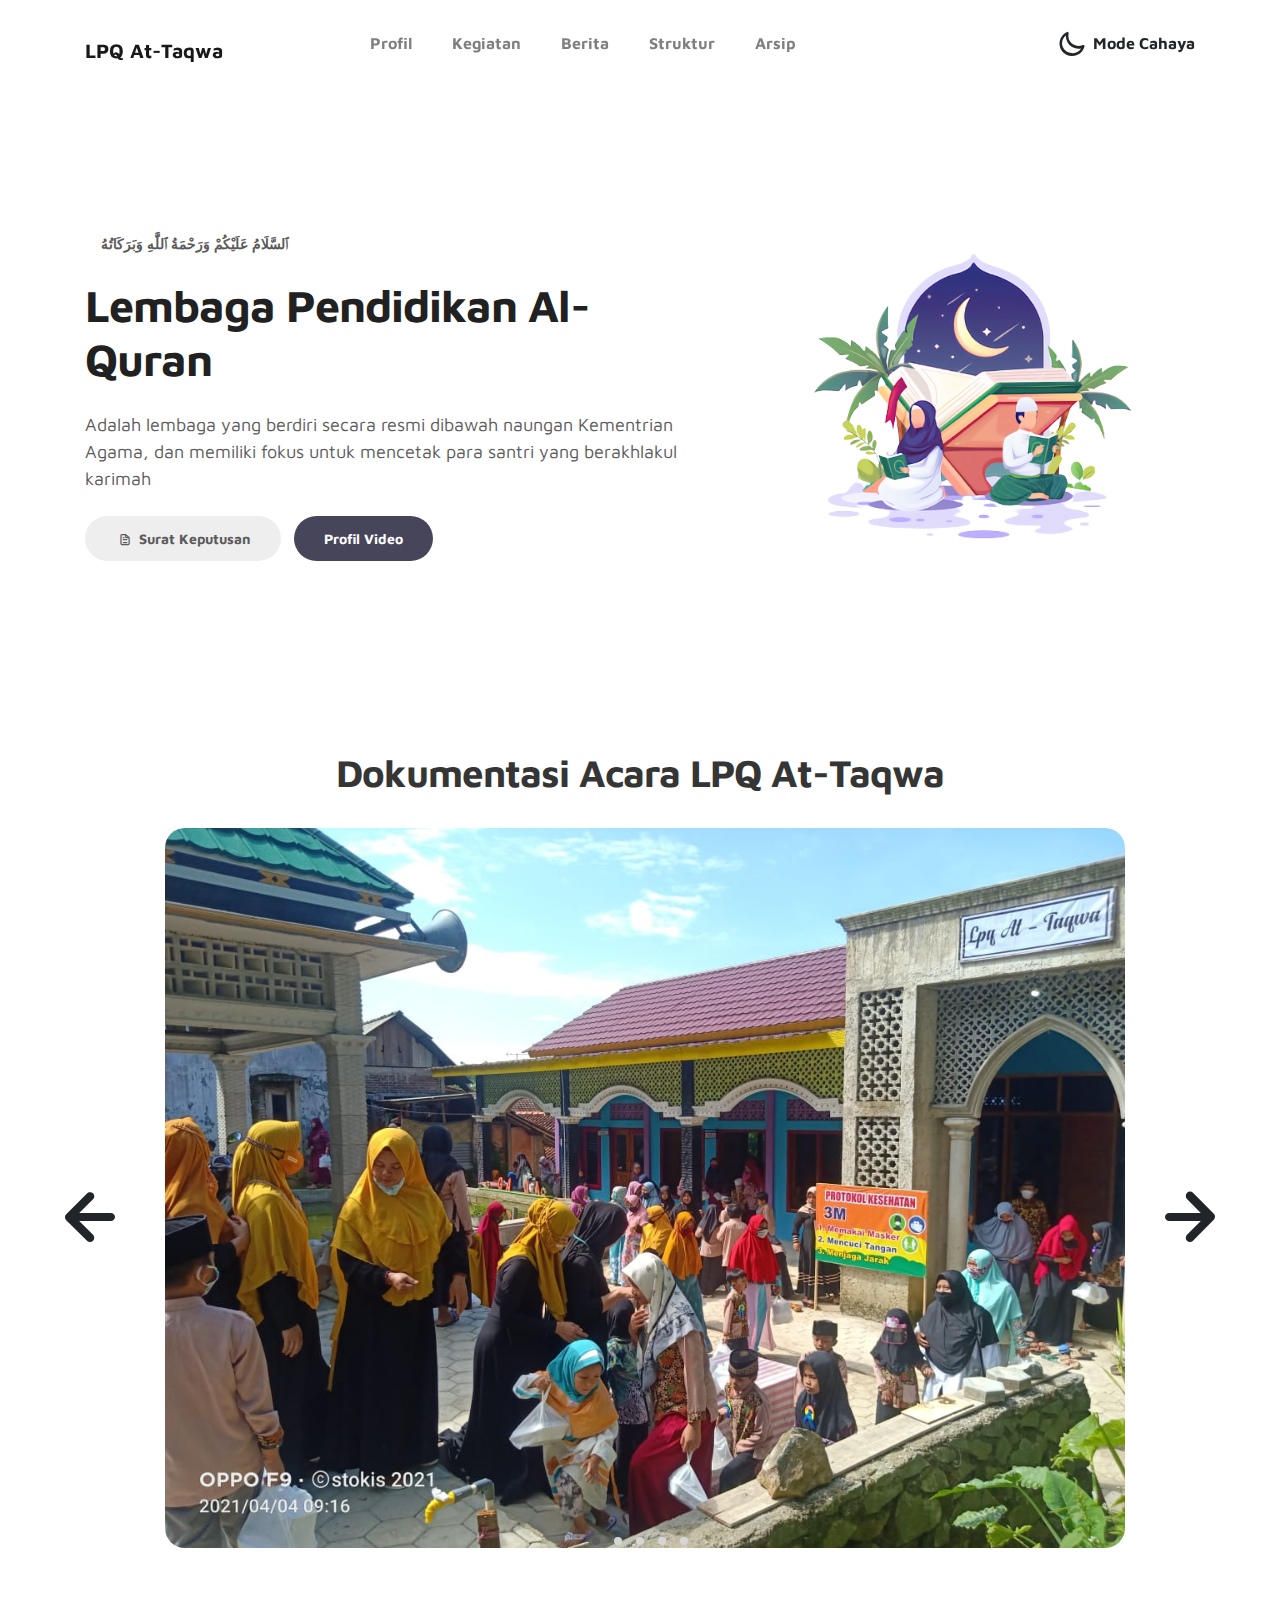
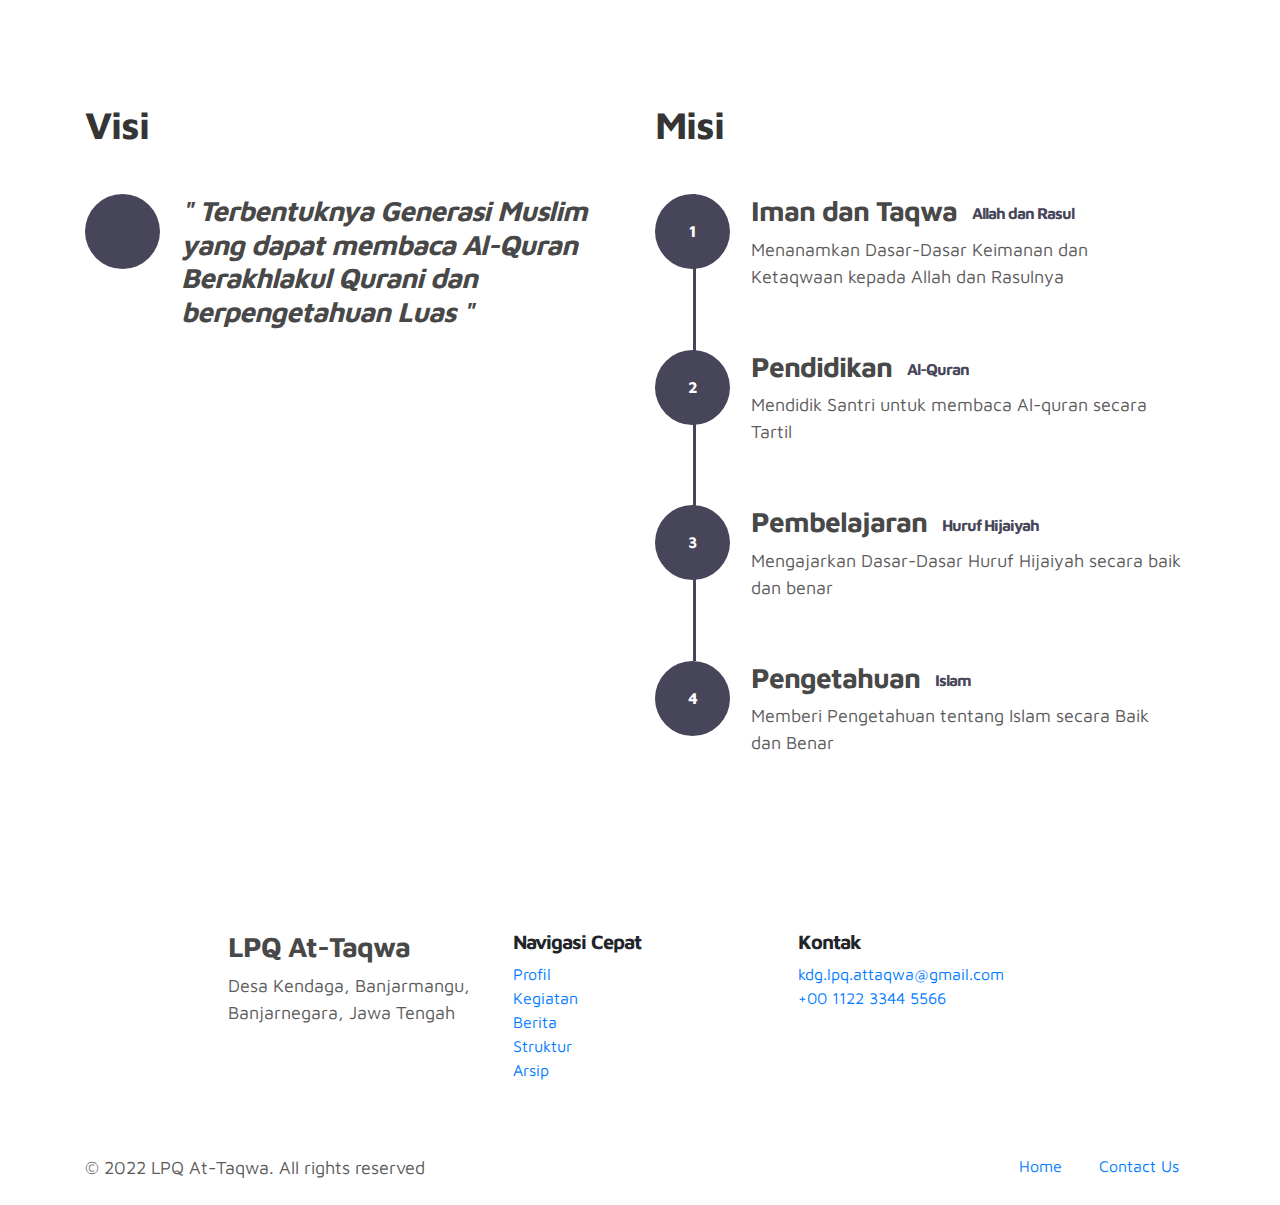
<file: index.html>
<!doctype html>
<html lang="en">
  <head>
    <meta charset="utf-8">
    <meta name="viewport" content="width=device-width, initial-scale=1, shrink-to-fit=no">
    <meta name="description" content="">
    <meta name="author" content="">

    <title>LPQ At-Taqwa</title>

    <link rel="stylesheet" href="css/bootstrap.min.css">
    <link rel="stylesheet" href="css/unicons.css">
    <link rel="stylesheet" href="css/owl.carousel.min.css">
    <link rel="stylesheet" href="css/owl.theme.default.min.css">

    <!-- MAIN STYLE -->
    <link rel="stylesheet" href="css/tooplate-style.css">
    
<!--


-->
  </head>
  <body>

    <!-- MENU -->
    <nav class="navbar navbar-expand-sm navbar-light">
        <div class="container">
            <a class="navbar-brand" href="index.html"><i class='uil uil-windows'></i> LPQ At-Taqwa</a>

            <button class="navbar-toggler" type="button" data-toggle="collapse" data-target="#navbarNav" aria-controls="navbarNav" aria-expanded="false"
                aria-label="Toggle navigation">
                <span class="navbar-toggler-icon"></span>
                <span class="navbar-toggler-icon"></span>
                <span class="navbar-toggler-icon"></span>
            </button>

            <div class="collapse navbar-collapse" id="navbarNav">
                <ul class="navbar-nav mx-auto">
                    <li class="nav-item">
                        <a href="index.html" class="nav-link"><span data-hover="Profil">Profil</span></a>
                    </li>
                    <li class="nav-item">
                        <a href="kegiatan.html" class="nav-link"><span data-hover="Kegiatan">Kegiatan</span></a>
                    </li>
                    <li class="nav-item">
                        <a href="berita.html" class="nav-link"><span data-hover="Berita">Berita</span></a>
                    </li>
                    <li class="nav-item">
                        <a href="struktur.html" class="nav-link"><span data-hover="Struktur">Struktur</span></a>
                    </li>
                    <li class="nav-item">
                      <a href="arsip.html" class="nav-link"><span data-hover="Arsip">Arsip</span></a>
                  </li>
                </ul>

                <ul class="navbar-nav ml-lg-auto">
                    <div class="ml-lg-4">
                      <div class="color-mode d-lg-flex justify-content-center align-items-center">
                        <i class="color-mode-icon"></i>
                        Mode Cahaya
                      </div>
                    </div>
                </ul>
            </div>
        </div>
    </nav>

    <!-- ABOUT -->
    <section class="about full-screen d-lg-flex justify-content-center align-items-center" id="about">
        <div class="container">
            <div class="row">
                
                <div class="col-lg-7 col-md-12 col-12 d-flex align-items-center">
                    <div class="about-text">
                        <small class="small-text"> <span class="mobile-block">ٱلسَّلَامُ عَلَيْكُمْ وَرَحْمَةُ ٱللَّٰهِ وَبَرَكَاتُهُ</span></small>
                        <h1 class="animated animated-text">
                            <span class="mr-2">Lembaga Pendidikan Al-Quran</span>
                                <div class="animated-info">
                                    <span class="animated-item">At-Taqwa</span>
                                    <span class="animated-item">تقوى‎</span>
                                    <span class="animated-item">At-Taqwa</span>
                                    <span class="animated-item">تقوى‎</span>
                                   
                                   
                                 
                                </div>
                        </h1>

                        <p>Adalah lembaga yang berdiri secara resmi dibawah naungan Kementrian Agama, dan memiliki fokus untuk mencetak para santri yang berakhlakul karimah</p>
                        
                        <div class="custom-btn-group mt-4">
                          <a href="https://drive.google.com/file/d/1jvQ6YcfL3m0Ns8FOrNpx11lUtDINOKQV/view?usp=sharing" class="btn mr-lg-2 custom-btn"><i class='uil uil-file-alt'></i> Surat Keputusan</a>
                          <a href="https://youtu.be/Bhgc7wGscQc" class="btn custom-btn custom-btn-bg custom-btn-link">Profil Video</a>
                        </div>
                    </div>
                </div>

                <div class="col-lg-5 col-md-12 col-12">
                    <div class="about-image svg">
                        <img src="images/undraw/kas.png" class="img-fluid" >
                    </div>
                </div>

            </div>
        </div>
    </section>

    <!-- PROJECTS -->
    <section class="project py-5" id="project">
        <div class="container">
                
                <div class="row">
                  <div class="col-lg-14 text-center mx-auto col-12">

                      <div class="col-lg-8 mx-auto">
                        <h2>Dokumentasi Acara LPQ At-Taqwa</h2>
                      </div>
                      <br>

                      <div class="owl-carousel owl-theme">
                        <div class="item">
                          <div class="project-info">
                            <img src="images/project/1.jpeg" style="width:60em; height:auto; border-radius: 20px; margin-left: 80px ;" >
                          </div>
                        </div>

                        <div class="item">
                          <div class="project-info">
                            <img src="images/project/2.jpeg" style="width:60em; height:auto; border-radius: 20px; margin-left: 80px ;">
                          </div>
                        </div>

                        <div class="item">
                          <div class="project-info">
                            <img src="images/project/4.jpeg" style="width:60em; height:auto; border-radius: 20px; margin-left: 80px ;">
                          </div>
                        </div>

                        <div class="item">
                          <div class="project-info">
                            <img src="images/project/5.jpeg" style="width:60em; height:auto; border-radius: 20px; margin-left: 80px ;">
                          </div>
                        </div>

                        <div class="item">
                          <div class="project-info">
                            <img src="images/project/3.jpeg" style="width:60em; height:auto; border-radius: 20px; margin-left: 80px ;">
                          </div>
                        </div>
                        
                      </div>

                  </div>
                </div>
        </div>
    </section>

    <!-- FEATURES -->
    <section class="resume py-5 d-lg-flex justify-content-center align-items-center" id="resume">
        <div class="container">
            <div class="row">

                <div class="col-lg-6 col-12">
                  <h2 class="mb-4">Visi</h2>

                    <div class="timeline">
                        <div class="timeline-wrapper">
                             <div class="timeline-yr">
                                  <span>
                                    <!-- pan kapan -->
                                    <!-- <img src="images/icons/icon1.png" class="img-fluid" alt="project image"> -->
                                  </span>
                             </div>
                             <div class="timeline-info">
                                  <h3><span> <em>" Terbentuknya Generasi Muslim yang dapat membaca Al-Quran
                                    Berakhlakul Qurani dan berpengetahuan Luas "</em> </span></h3>
                                  
                             </div>
                        </div>

                        
                        
                       

                        <!-- Div Stop sampe disini -->

                    </div>
                </div>

                <div class="col-lg-6 col-12">
                  <h2 class="mb-4 mobile-mt-2">Misi</h2>

                    <div class="timeline">
                        <div class="timeline-wrapper">
                             <div class="timeline-yr">
                                  <span>1</span>
                             </div>
                             <div class="timeline-info">
                                  <h3><span>Iman dan Taqwa</span><small>Allah dan Rasul</small></h3>
                                  <p>Menanamkan Dasar-Dasar Keimanan dan Ketaqwaan kepada Allah dan Rasulnya</p>
                             </div>
                        </div>

                        <div class="timeline-wrapper">
                            <div class="timeline-yr">
                                <span>2</span>
                            </div>
                            <div class="timeline-info">
                                <h3><span>Pendidikan</span><small>Al-Quran</small></h3>
                                <p>Mendidik Santri untuk membaca Al-quran secara Tartil</p>
                            </div>
                        </div>
                        
                        <div class="timeline-wrapper">
                            <div class="timeline-yr">
                                <span>3</span>
                            </div>
                            <div class="timeline-info">
                                <h3><span>Pembelajaran</span><small>Huruf Hijaiyah</small></h3>
                                <p>Mengajarkan Dasar-Dasar Huruf Hijaiyah secara baik dan benar</p>
                            </div>
                        </div>

                        <div class="timeline-wrapper">
                          <div class="timeline-yr">
                              <span>4</span>
                          </div>
                          <div class="timeline-info">
                              <h3><span>Pengetahuan</span><small>Islam</small></h3>
                              <p>Memberi Pengetahuan tentang Islam secara Baik dan Benar</p>
                          </div>
                      </div>

                    </div>
                </div>
                
            </div>
        </div>
    </section>

    <br><br><br>

    <!-- FOOTER -->

    <footer class="page-footer">
      <div class="container">
        <div class="row justify-content-center mb-5">
          <div class="col-lg-3 py-3">
            <h3>LPQ At-Taqwa</h3>
            <p>Desa Kendaga, Banjarmangu, Banjarnegara, Jawa Tengah</p>
  
           
          </div>
          <div class="col-lg-3 py-3">
            <h5>Navigasi Cepat</h5>
            <ul class="footer-menu">
              <li><a href="index.html">Profil</a></li>
              <li><a href="kegiatan.html">Kegiatan</a></li>
              <li><a href="berita.html">Berita</a></li>
              <li><a href="struktur.html">Struktur</a></li>
              <li><a href="arsip.html">Arsip</a></li>
            </ul>
          </div>
          
          <div class="col-lg-3 py-3">
            <h5>Kontak</h5>
            <ul class="footer-menu">
              <li><a href="mailto:kdg.lpq.attaqwa@gmail.com">kdg.lpq.attaqwa@gmail.com</a></li>
              <li><a href="#">+00 1122 3344 5566</a></li>
            </ul>
          
            
          </div>
        </div>
  
        <div class="row">
          <div class="col-sm-6 py-2">
            <p id="copyright">&copy; 2022 LPQ At-Taqwa. All rights reserved</p>
          </div>
          <div class="col-sm-6 py-2 text-right">
            <div class="d-inline-block px-3">
              <a href="#">Home</a>
            </div>
            <div class="d-inline-block px-3">
              <a href="#">Contact Us</a>
            </div>
          </div>
        </div>
      </div> <!-- .container -->
    </footer> <!-- .page-footer -->

    <script src="js/jquery-3.3.1.min.js"></script>
    <script src="js/popper.min.js"></script>
    <script src="js/bootstrap.min.js"></script>
    <script src="js/Headroom.js"></script>
    <script src="js/jQuery.headroom.js"></script>
    <script src="js/owl.carousel.min.js"></script>
    <script src="js/smoothscroll.js"></script>
    <script src="js/custom.js"></script>

  </body>
</html>
</file>
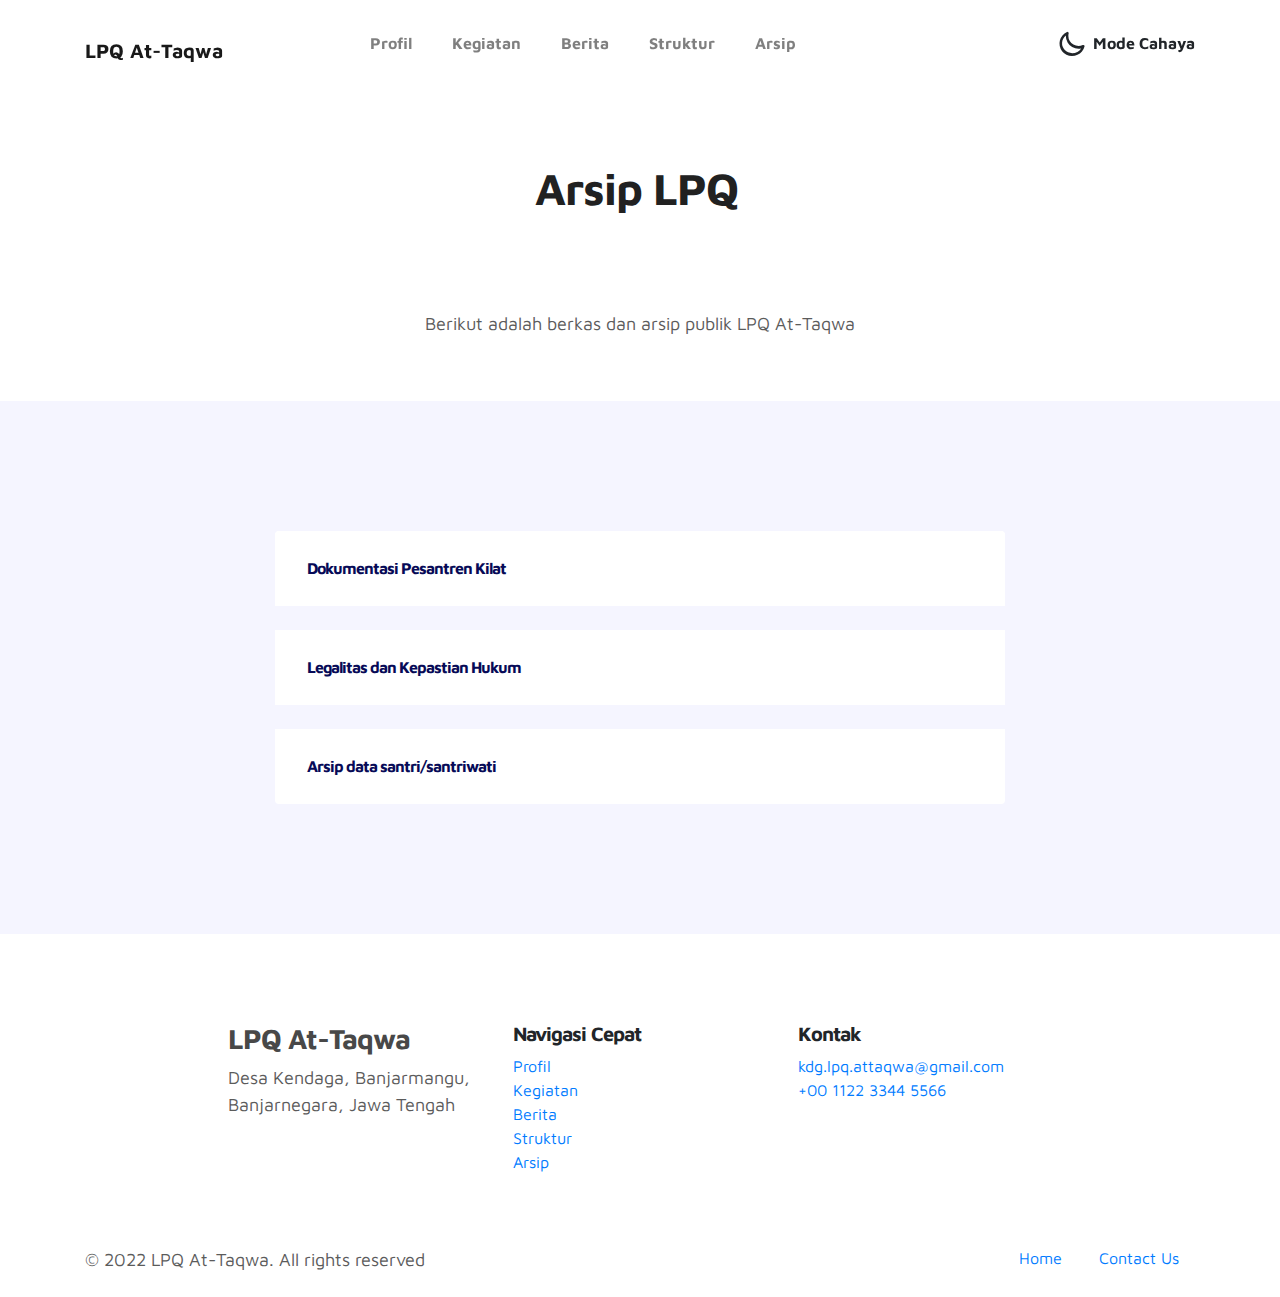
<file: arsip.html>
<!doctype html>
<html lang="en">
  <head>
    <meta charset="utf-8">
    <meta name="viewport" content="width=device-width, initial-scale=1, shrink-to-fit=no">
    <meta name="description" content="">
    <meta name="author" content="">

    <title>LPQ At-Taqwa</title>

    <link rel="stylesheet" href="css/bootstrap.min.css">
    <link rel="stylesheet" href="css/unicons.css">
    <link rel="stylesheet" href="css/owl.carousel.min.css">
    <link rel="stylesheet" href="css/owl.theme.default.min.css">

    <!-- MAIN STYLE -->
    <link rel="stylesheet" href="css/tooplate-style.css">
    
<!--


-->
  </head>
  <body>

    <!-- MENU -->
    <nav class="navbar navbar-expand-sm navbar-light">
        <div class="container">
            <a class="navbar-brand" href="index.html"><i class='uil uil-windows'></i> LPQ At-Taqwa</a>

            <button class="navbar-toggler" type="button" data-toggle="collapse" data-target="#navbarNav" aria-controls="navbarNav" aria-expanded="false"
                aria-label="Toggle navigation">
                <span class="navbar-toggler-icon"></span>
                <span class="navbar-toggler-icon"></span>
                <span class="navbar-toggler-icon"></span>
            </button>

            <div class="collapse navbar-collapse" id="navbarNav">
                <ul class="navbar-nav mx-auto">
                    <li class="nav-item">
                        <a href="index.html" class="nav-link"><span data-hover="Profil">Profil</span></a>
                    </li>
                    <li class="nav-item">
                        <a href="kegiatan.html" class="nav-link"><span data-hover="Kegiatan">Kegiatan</span></a>
                    </li>
                    <li class="nav-item">
                        <a href="berita.html" class="nav-link"><span data-hover="Berita">Berita</span></a>
                    </li>
                    <li class="nav-item">
                        <a href="struktur.html" class="nav-link"><span data-hover="Struktur">Struktur</span></a>
                    </li>
                    <li class="nav-item">
                      <a href="arsip.html" class="nav-link"><span data-hover="Arsip">Arsip</span></a>
                  </li>
                </ul>

                <ul class="navbar-nav ml-lg-auto">
                    <div class="ml-lg-4">
                      <div class="color-mode d-lg-flex justify-content-center align-items-center">
                        <i class="color-mode-icon"></i>
                        Mode Cahaya
                      </div>
                    </div>
                </ul>
            </div>
        </div>
    </nav>

    <br><br>
    <!-- ABOUT -->
 <div class="row justify-content-center">
   <div class="col-12 col-sm-8 col-lg-6">
       <!-- Section Heading-->
       <div class="section_heading text-center wow fadeInUp" data-wow-delay="0.2s" style="visibility: visible; animation-delay: 0.2s; animation-name: fadeInUp;">
         <div class="about-text ">
           <h1 class="animated animated-text">
             <span class="mr-2">Arsip LPQ</span><p></p>
                   <div class="animated-info"><span class="animated-item">At-Taqwa</span>
                     <span class="animated-item">At-Taqwa</span>
                     <span class="animated-item">At-Taqwa</span>
                     <span class="animated-item">At-Taqwa</span>
                     <span class="animated-item">At-Taqwa</span>
                     <span class="animated-item">At-Taqwa</span> 
                   </div>
           </h1>
         </div>
           <p>Berikut adalah berkas dan arsip publik LPQ At-Taqwa</p>
           <div class="line"></div>
       </div>
   </div>
</div>
<br><br>
    <!-- PROJECTS -->
      
<div class="faq_area section_padding_130" id="faq">
  <div class="container">
      <div class="row justify-content-center">
          <!-- FAQ Area-->
          <div class="col-12 col-sm-10 col-lg-8">
              <div class="accordion faq-accordian" id="faqAccordion">
                  <div class="card border-0 wow fadeInUp" data-wow-delay="0.2s" style="visibility: visible; animation-delay: 0.2s; animation-name: fadeInUp;">
                      <div class="card-header" id="headingOne">
                          <h6 class="mb-0 collapsed" data-toggle="collapse" data-target="#collapseOne" aria-expanded="true" aria-controls="collapseOne">Dokumentasi Pesantren Kilat<span class="lni-chevron-up"></span></h6>
                      </div>
                      <div class="collapse" id="collapseOne" aria-labelledby="headingOne" data-parent="#faqAccordion">
                          <div class="card-body">
                              <p>Sedang dalam Maintenance</p>
                              </div>
                      </div>
                  </div>
                  <div class="card border-0 wow fadeInUp" data-wow-delay="0.3s" style="visibility: visible; animation-delay: 0.3s; animation-name: fadeInUp;">
                      <div class="card-header" id="headingTwo">
                          <h6 class="mb-0 collapsed" data-toggle="collapse" data-target="#collapseTwo" aria-expanded="true" aria-controls="collapseTwo">Legalitas dan Kepastian Hukum<span class="lni-chevron-up"></span></h6>
                      </div>
                      <div class="collapse" id="collapseTwo" aria-labelledby="headingTwo" data-parent="#faqAccordion">
                          <div class="card-body">
                            <p>Sedang dalam Maintenance</p>     
                          </div>
                      </div>
                  </div>
                  <div class="card border-0 wow fadeInUp" data-wow-delay="0.4s" style="visibility: visible; animation-delay: 0.4s; animation-name: fadeInUp;">
                      <div class="card-header" id="headingThree">
                          <h6 class="mb-0 collapsed" data-toggle="collapse" data-target="#collapseThree" aria-expanded="true" aria-controls="collapseThree">Arsip data santri/santriwati<span class="lni-chevron-up"></span></h6>
                      </div>
                      <div class="collapse" id="collapseThree" aria-labelledby="headingThree" data-parent="#faqAccordion">
                          <div class="card-body">
                            <p>Sedang dalam Maintenance</p>    
                          </div>
                      </div>
                  </div>
              </div>
          </div>
      </div>
  </div>
</div>

    <br><br><br>

    <!-- FOOTER -->

    <footer class="page-footer">
      <div class="container">
        <div class="row justify-content-center mb-5">
          <div class="col-lg-3 py-3">
            <h3>LPQ At-Taqwa</h3>
            <p>Desa Kendaga, Banjarmangu, Banjarnegara, Jawa Tengah</p>
  
           
          </div>
          <div class="col-lg-3 py-3">
            <h5>Navigasi Cepat</h5>
            <ul class="footer-menu">
              <li><a href="index.html">Profil</a></li>
              <li><a href="kegiatan.html">Kegiatan</a></li>
              <li><a href="berita.html">Berita</a></li>
              <li><a href="struktur.html">Struktur</a></li>
              <li><a href="arsip.html">Arsip</a></li>
            </ul>
          </div>
          
          <div class="col-lg-3 py-3">
            <h5>Kontak</h5>
            <ul class="footer-menu">
              <li><a href="mailto:kdg.lpq.attaqwa@gmail.com">kdg.lpq.attaqwa@gmail.com</a></li>
              <li><a href="#">+00 1122 3344 5566</a></li>
            </ul>
          
            
          </div>
        </div>
  
        <div class="row">
          <div class="col-sm-6 py-2">
            <p id="copyright">&copy; 2022 LPQ At-Taqwa. All rights reserved</p>
          </div>
          <div class="col-sm-6 py-2 text-right">
            <div class="d-inline-block px-3">
              <a href="#">Home</a>
            </div>
            <div class="d-inline-block px-3">
              <a href="#">Contact Us</a>
            </div>
          </div>
        </div>
      </div> <!-- .container -->
    </footer> <!-- .page-footer -->

    <script src="js/jquery-3.3.1.min.js"></script>
    <script src="js/popper.min.js"></script>
    <script src="js/bootstrap.min.js"></script>
    <script src="js/Headroom.js"></script>
    <script src="js/jQuery.headroom.js"></script>
    <script src="js/owl.carousel.min.js"></script>
    <script src="js/smoothscroll.js"></script>
    <script src="js/custom.js"></script>

  </body>
</html>
</file>
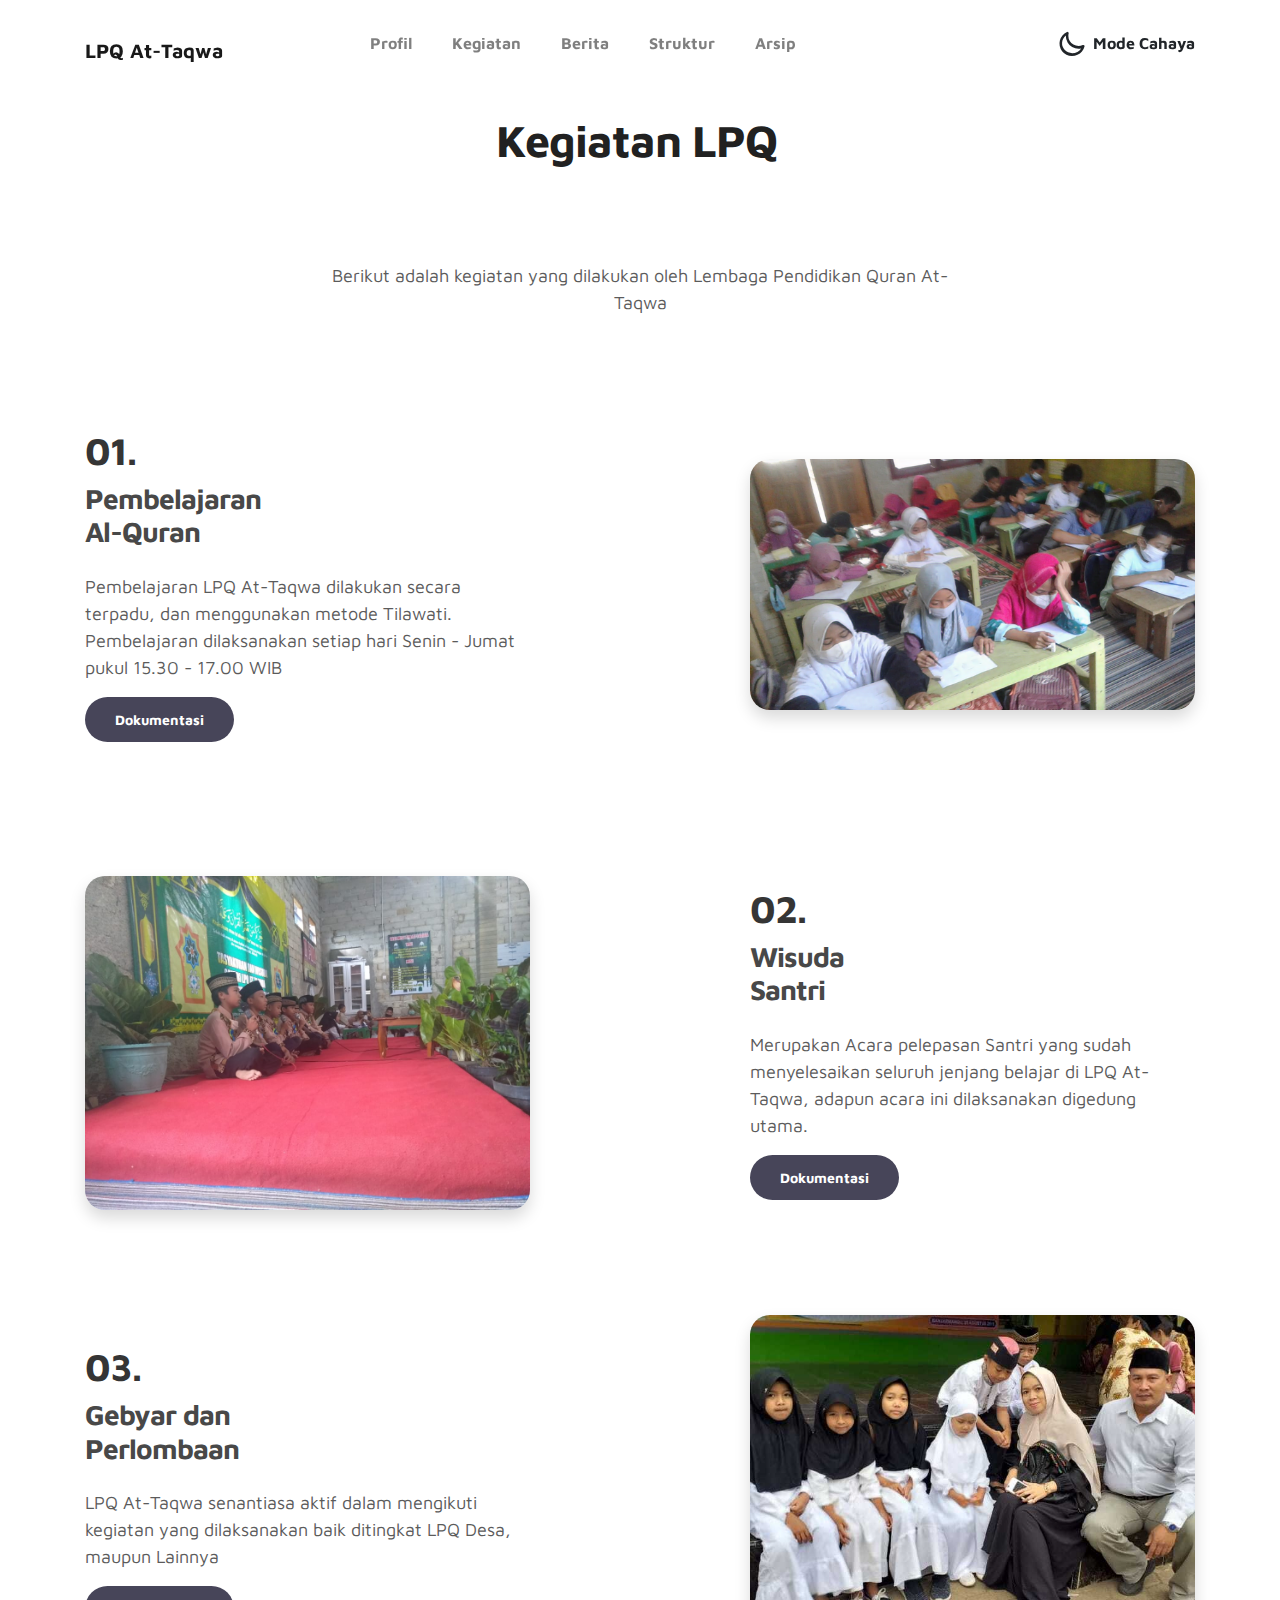
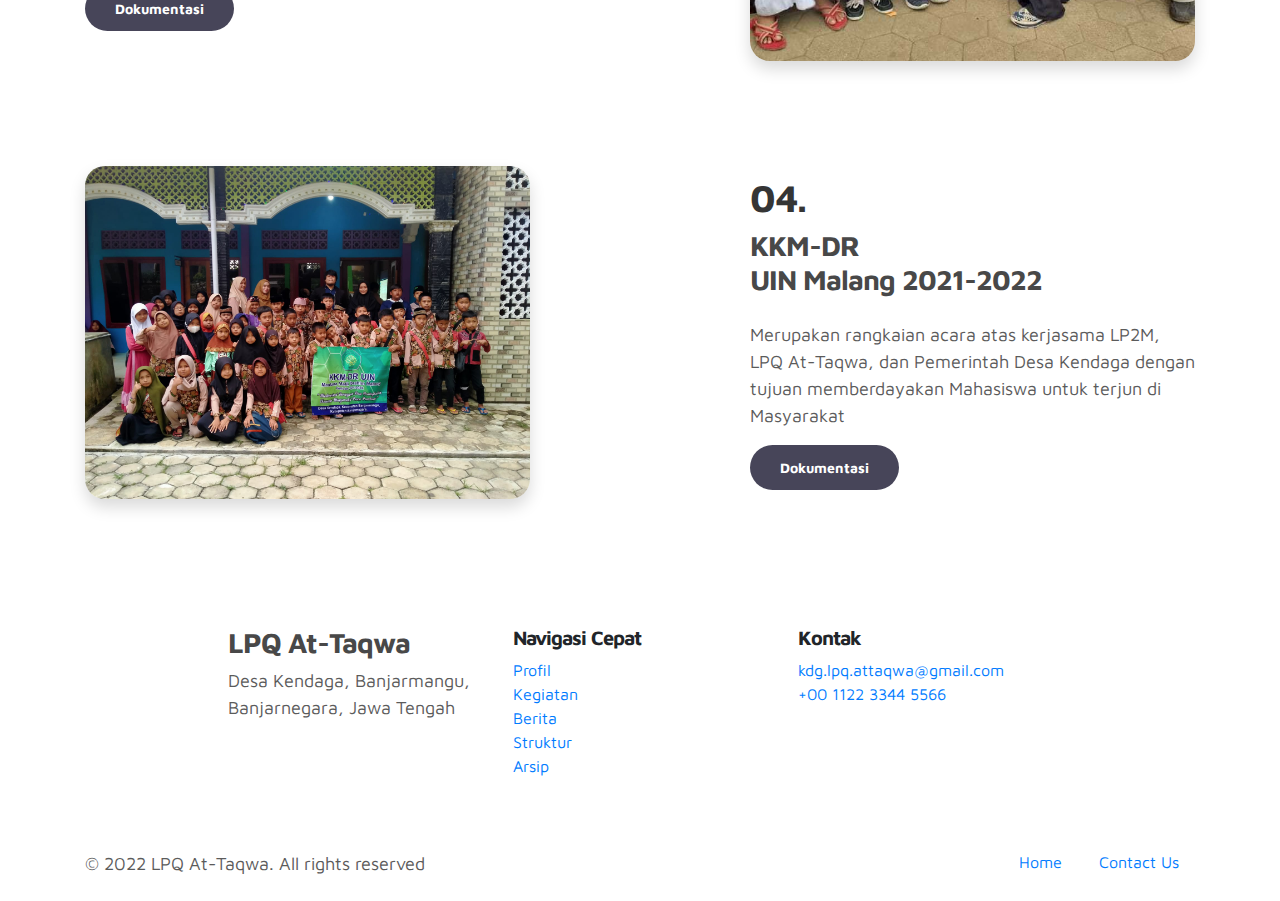
<file: kegiatan.html>
<!doctype html>
<html lang="en">

<head>
  <meta charset="utf-8">
  <meta name="viewport" content="width=device-width, initial-scale=1, shrink-to-fit=no">
  <meta name="description" content="">
  <meta name="author" content="">

  <title>LPQ At-Taqwa</title>

  <link rel="stylesheet" href="css/bootstrap.min.css">
  <link rel="stylesheet" href="css/unicons.css">
  <link rel="stylesheet" href="css/owl.carousel.min.css">
  <link rel="stylesheet" href="css/owl.theme.default.min.css">

  <!-- MAIN STYLE -->
  <link rel="stylesheet" href="css/tooplate-style.css">

  <!--


-->
</head>

<body>

  <!-- MENU -->
  <nav class="navbar navbar-expand-sm navbar-light">
    <div class="container">
      <a class="navbar-brand" href="index.html"><i class='uil uil-windows'></i> LPQ At-Taqwa</a>

      <button class="navbar-toggler" type="button" data-toggle="collapse" data-target="#navbarNav"
        aria-controls="navbarNav" aria-expanded="false" aria-label="Toggle navigation">
        <span class="navbar-toggler-icon"></span>
        <span class="navbar-toggler-icon"></span>
        <span class="navbar-toggler-icon"></span>
      </button>

      <div class="collapse navbar-collapse" id="navbarNav">
        <ul class="navbar-nav mx-auto">
          <li class="nav-item">
            <a href="index.html" class="nav-link"><span data-hover="Profil">Profil</span></a>
          </li>
          <li class="nav-item">
            <a href="kegiatan.html" class="nav-link"><span data-hover="Kegiatan">Kegiatan</span></a>
          </li>
          <li class="nav-item">
            <a href="berita.html" class="nav-link"><span data-hover="Berita">Berita</span></a>
          </li>
          <li class="nav-item">
            <a href="struktur.html" class="nav-link"><span data-hover="Struktur">Struktur</span></a>
          </li>
          <li class="nav-item">
            <a href="arsip.html" class="nav-link"><span data-hover="Arsip">Arsip</span></a>
          </li>
        </ul>

        <ul class="navbar-nav ml-lg-auto">
          <div class="ml-lg-4">
            <div class="color-mode d-lg-flex justify-content-center align-items-center">
              <i class="color-mode-icon"></i>
              Mode Cahaya
            </div>
          </div>
        </ul>
      </div>
    </div>
  </nav>


  <!-- PROJECTS -->
  <div class="row justify-content-center">
    <div class="col-12 col-sm-8 col-lg-6">
      <!-- Section Heading-->
      <div class="section_heading text-center wow fadeInUp" data-wow-delay="0.2s"
        style="visibility: visible; animation-delay: 0.2s; animation-name: fadeInUp;">
        <div class="about-text ">
          <h1 class="animated animated-text">
            <span class="mr-2">Kegiatan LPQ</span>
            <p></p>
            <div class="animated-info"><span class="animated-item">At-Taqwa</span>
              <span class="animated-item">At-Taqwa</span>
              <span class="animated-item">At-Taqwa</span>
              <span class="animated-item">At-Taqwa</span>
              <span class="animated-item">At-Taqwa</span>
              <span class="animated-item">At-Taqwa</span>
            </div>
          </h1>
        </div>
        <p>Berikut adalah kegiatan yang dilakukan oleh Lembaga Pendidikan Quran At-Taqwa</p>
        <div class="line"></div>
      </div>
    </div>
  </div>
  

  <!--Isinya-->

  <section id="gtco-special-dishes" class="bg-grey section-padding">
    <div class="container">
      
      <div class="section-content">
        <div class="row mt-5">
          <div class="col-lg-5 col-md-6 align-self-center py-5">
            <h2 class="special-number">01.</h2>
            <div class="dishes-text">
              <h3><span>Pembelajaran</span><br> Al-Quran</h3>
              <p class="pt-3">Pembelajaran LPQ At-Taqwa dilakukan secara terpadu, dan menggunakan metode Tilawati. Pembelajaran
                dilaksanakan setiap hari Senin - Jumat pukul 15.30 - 17.00 WIB
              </p>
              <a href="https://drive.google.com/drive/folders/1miz1PwkZ5A8x9FcCseNPJT5UgSAvWmu3?usp=sharing" class="btn custom-btn custom-btn-bg custom-btn-link">Dokumentasi</a>
            </div>
          </div>
          <div class="col-lg-5 offset-lg-2 col-md-6 align-self-center mt-4 mt-md-0">
            <img src="images/project/keg1.png" style = "border-radius: 20px;"alt="" class="img-fluid shadow w-100">
          </div>
        </div>
        <div class="row mt-5">
          <div class="col-lg-5 col-md-6 align-self-center order-2 order-md-1 mt-4 mt-md-0">
            <img src="images/project/keg2.jpeg" style = "border-radius: 20px;" alt="" class="img-fluid shadow w-100">
          </div>
          <div class="col-lg-5 offset-lg-2 col-md-6 align-self-center order-1 order-md-2 py-5">
            <h2 class="special-number">02.</h2>
            <div class="dishes-text">
              <h3><span>Wisuda</span><br> Santri</h3>
              <p class="pt-3">Merupakan Acara pelepasan Santri yang sudah menyelesaikan seluruh jenjang 
                belajar di LPQ At-Taqwa, adapun acara ini dilaksanakan digedung utama.
              </p>
              <a href="https://drive.google.com/drive/folders/1S4AVspvThiH2OrLnvG6eJxy6rfYxZ43o?usp=sharing" class="btn custom-btn custom-btn-bg custom-btn-link">Dokumentasi</a>
            </div>
          </div>
        </div>

        <div class="row mt-5">
          <div class="col-lg-5 col-md-6 align-self-center py-5">
            <h2 class="special-number">03.</h2>
            <div class="dishes-text">
              <h3><span>Gebyar dan</span><br> Perlombaan</h3>
              <p class="pt-3">LPQ At-Taqwa senantiasa aktif dalam mengikuti kegiatan yang dilaksanakan baik ditingkat LPQ
                Desa, maupun Lainnya
              </p>
              <a href="https://drive.google.com/drive/folders/1CTgbxQXCATmGyKmnuMVMFVEQ4ztQY2iU?usp=sharing" class="btn custom-btn custom-btn-bg custom-btn-link">Dokumentasi</a>
            </div>
          </div>
          <div class="col-lg-5 offset-lg-2 col-md-6 align-self-center mt-4 mt-md-0">
            <img src="images/project/keg3.jpeg" style = "border-radius: 20px;"alt="" class="img-fluid shadow w-100">
          </div>
        </div>
        <div class="row mt-5">
          <div class="col-lg-5 col-md-6 align-self-center order-2 order-md-1 mt-4 mt-md-0">
            <img src="images/project/2.jpeg" style = "border-radius: 20px;" alt="" class="img-fluid shadow w-100">
          </div>
          <div class="col-lg-5 offset-lg-2 col-md-6 align-self-center order-1 order-md-2 py-5">
            <h2 class="special-number">04.</h2>
            <div class="dishes-text">
              <h3><span>KKM-DR</span><br> UIN Malang 2021-2022</h3>
              <p class="pt-3">Merupakan rangkaian acara atas kerjasama LP2M, LPQ At-Taqwa, dan Pemerintah Desa Kendaga 
                dengan tujuan memberdayakan Mahasiswa untuk terjun di Masyarakat
              </p>
              <a href="https://drive.google.com/drive/folders/1oXcOP5QswYVOkCrXCF487Z1VGx-UyYFX?usp=sharing" class="btn custom-btn custom-btn-bg custom-btn-link">Dokumentasi</a>
            </div>
          </div>
        </div>
       

      </div>
    </div>
  </section>



  <br><br><br>

  <!-- FOOTER -->

  <footer class="page-footer">
    <div class="container">
      <div class="row justify-content-center mb-5">
        <div class="col-lg-3 py-3">
          <h3>LPQ At-Taqwa</h3>
          <p>Desa Kendaga, Banjarmangu, Banjarnegara, Jawa Tengah</p>


        </div>
        <div class="col-lg-3 py-3">
          <h5>Navigasi Cepat</h5>
          <ul class="footer-menu">
            <li><a href="index.html">Profil</a></li>
            <li><a href="kegiatan.html">Kegiatan</a></li>
            <li><a href="berita.html">Berita</a></li>
            <li><a href="struktur.html">Struktur</a></li>
            <li><a href="arsip.html">Arsip</a></li>
          </ul>
        </div>

        <div class="col-lg-3 py-3">
          <h5>Kontak</h5>
          <ul class="footer-menu">
            <li><a href="mailto:kdg.lpq.attaqwa@gmail.com">kdg.lpq.attaqwa@gmail.com</a></li>
            <li><a href="#">+00 1122 3344 5566</a></li>
          </ul>


        </div>
      </div>

      <div class="row">
        <div class="col-sm-6 py-2">
          <p id="copyright">&copy; 2022 LPQ At-Taqwa. All rights reserved</p>
        </div>
        <div class="col-sm-6 py-2 text-right">
          <div class="d-inline-block px-3">
            <a href="#">Home</a>
          </div>
          <div class="d-inline-block px-3">
            <a href="#">Contact Us</a>
          </div>
        </div>
      </div>
    </div> <!-- .container -->
  </footer> <!-- .page-footer -->

  <script src="js/jquery-3.3.1.min.js"></script>
  <script src="js/popper.min.js"></script>
  <script src="js/bootstrap.min.js"></script>
  <script src="js/Headroom.js"></script>
  <script src="js/jQuery.headroom.js"></script>
  <script src="js/owl.carousel.min.js"></script>
  <script src="js/smoothscroll.js"></script>
  <script src="js/custom.js"></script>

</body>

</html>
</file>
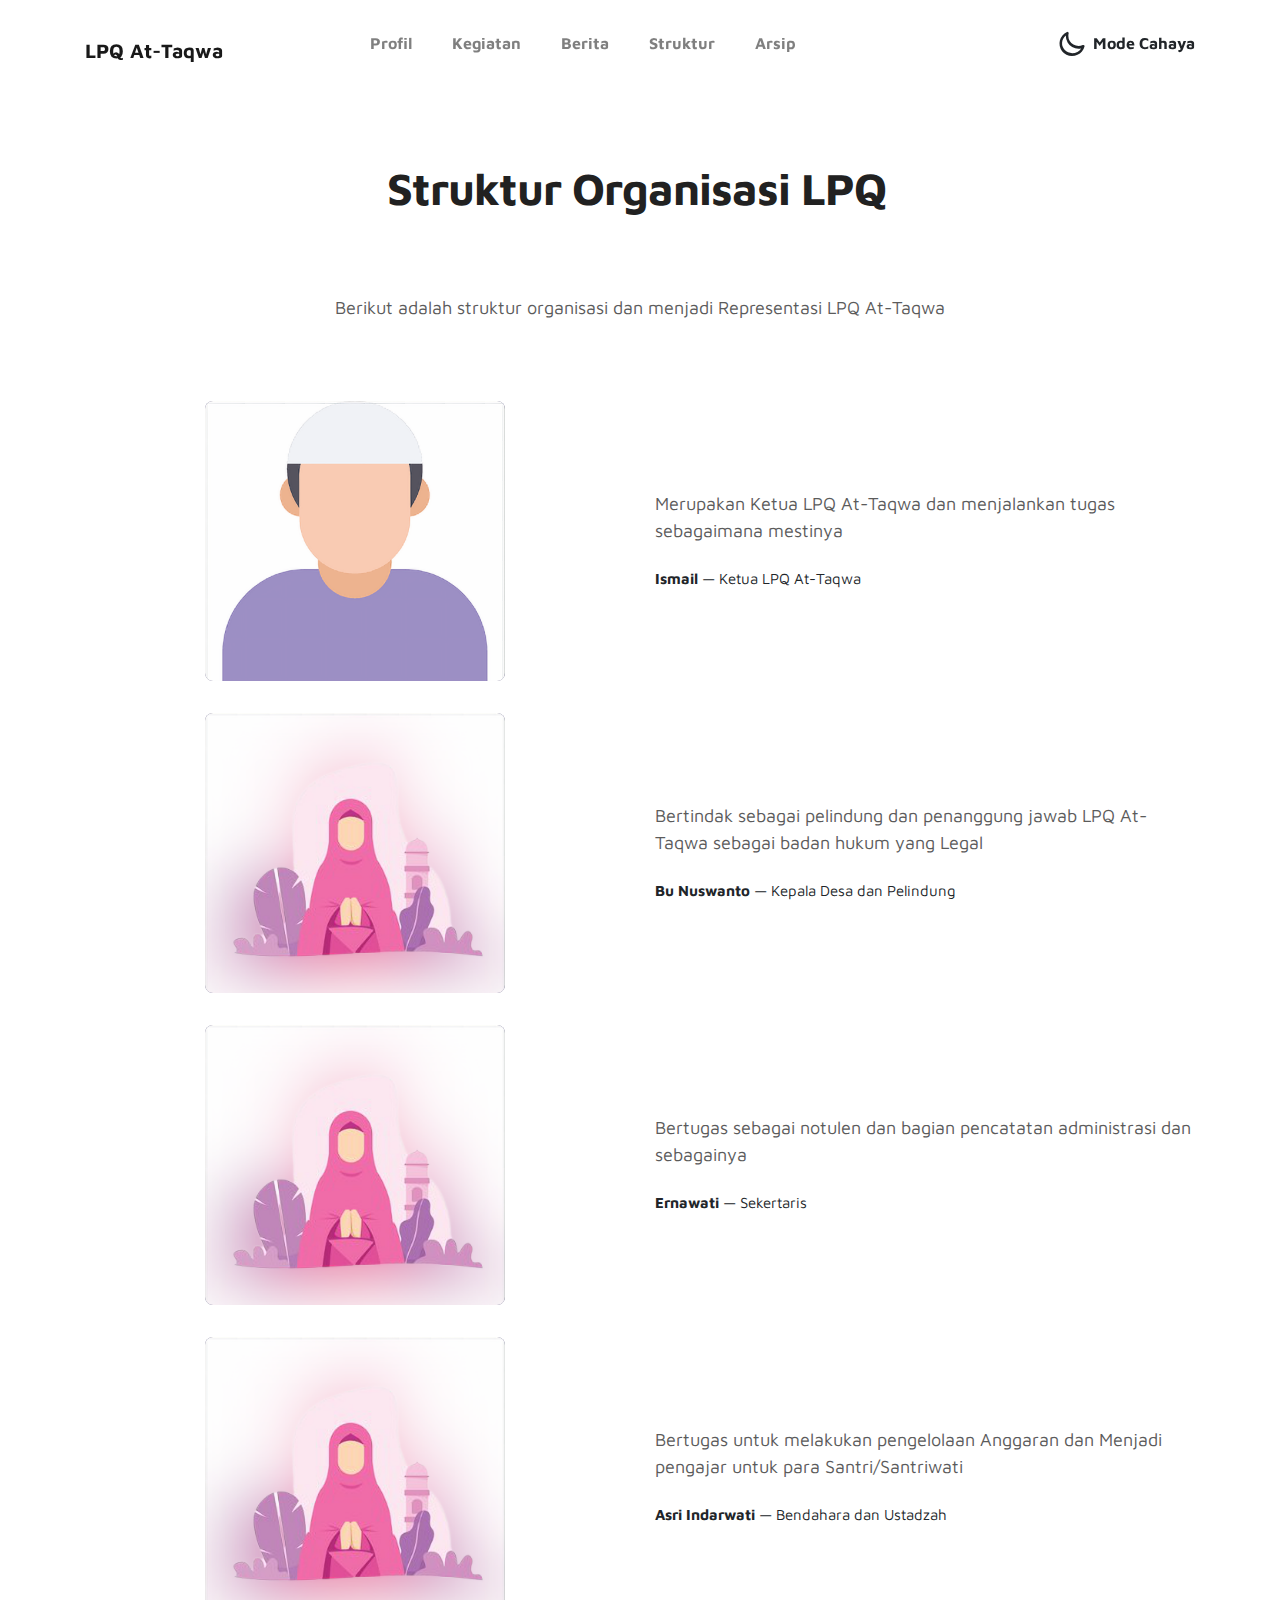
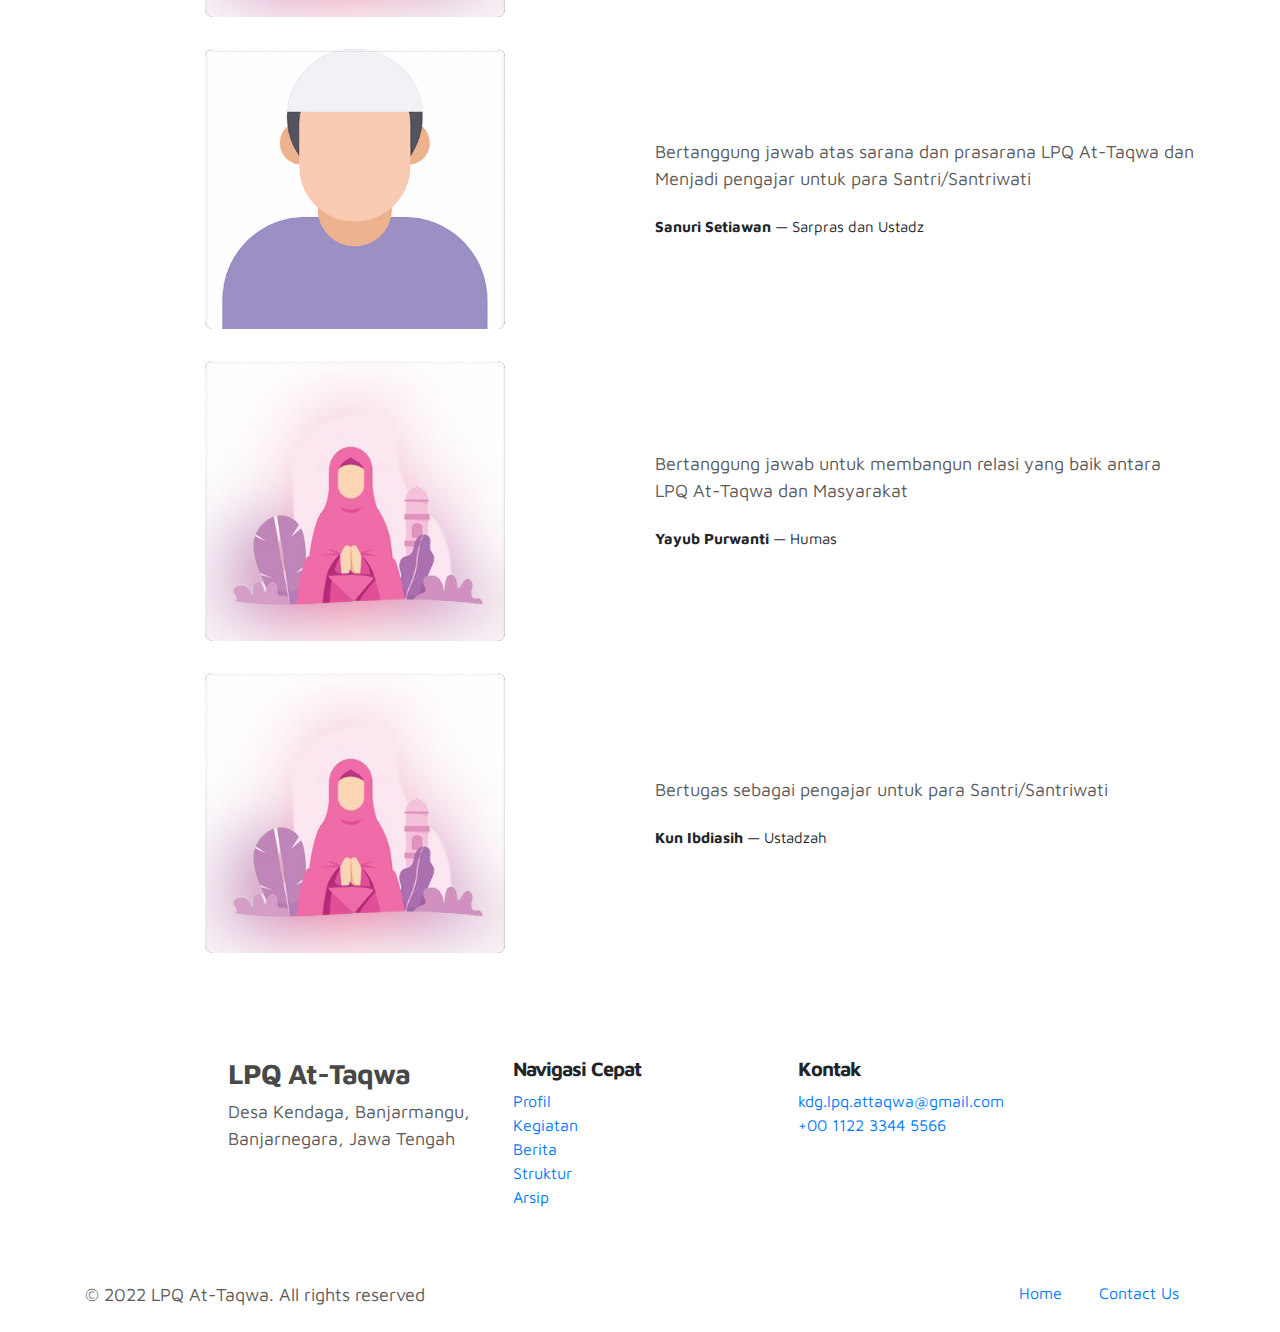
<file: struktur.html>
<!doctype html>
<html lang="en">
  <head>
    <meta charset="utf-8">
    <meta name="viewport" content="width=device-width, initial-scale=1, shrink-to-fit=no">
    <meta name="description" content="">
    <meta name="author" content="">

    <title>LPQ At-Taqwa</title>

    <link rel="stylesheet" href="css/bootstrap.min.css">
    <link rel="stylesheet" href="css/unicons.css">
    <link rel="stylesheet" href="css/owl.carousel.min.css">
    <link rel="stylesheet" href="css/owl.theme.default.min.css">

    <!-- MAIN STYLE -->
    <link rel="stylesheet" href="css/tooplate-style.css">
    
<!--


-->
  </head>
  <body>

    <!-- MENU -->
    <nav class="navbar navbar-expand-sm navbar-light">
        <div class="container">
            <a class="navbar-brand" href="index.html"><i class='uil uil-windows'></i> LPQ At-Taqwa</a>

            <button class="navbar-toggler" type="button" data-toggle="collapse" data-target="#navbarNav" aria-controls="navbarNav" aria-expanded="false"
                aria-label="Toggle navigation">
                <span class="navbar-toggler-icon"></span>
                <span class="navbar-toggler-icon"></span>
                <span class="navbar-toggler-icon"></span>
            </button>

            <div class="collapse navbar-collapse" id="navbarNav">
                <ul class="navbar-nav mx-auto">
                    <li class="nav-item">
                        <a href="index.html" class="nav-link"><span data-hover="Profil">Profil</span></a>
                    </li>
                    <li class="nav-item">
                        <a href="kegiatan.html" class="nav-link"><span data-hover="Kegiatan">Kegiatan</span></a>
                    </li>
                    <li class="nav-item">
                        <a href="berita.html" class="nav-link"><span data-hover="Berita">Berita</span></a>
                    </li>
                    <li class="nav-item">
                        <a href="struktur.html" class="nav-link"><span data-hover="Struktur">Struktur</span></a>
                    </li>
                    <li class="nav-item">
                      <a href="arsip.html" class="nav-link"><span data-hover="Arsip">Arsip</span></a>
                  </li>
                </ul>

                <ul class="navbar-nav ml-lg-auto">
                    <div class="ml-lg-4">
                      <div class="color-mode d-lg-flex justify-content-center align-items-center">
                        <i class="color-mode-icon"></i>
                        Mode Cahaya
                      </div>
                    </div>
                </ul>
            </div>
        </div>
    </nav>
    <br><br>
       <!-- ABOUT -->
    <div class="row justify-content-center">
      <div class="col-12 col-sm-8 col-lg-6">
          <!-- Section Heading-->
          <div class="section_heading text-center wow fadeInUp" data-wow-delay="0.2s" style="visibility: visible; animation-delay: 0.2s; animation-name: fadeInUp;">
            <div class="about-text ">
              <h1 class="animated animated-text">
                <span class="mr-2">Struktur Organisasi LPQ</span>
                      <div class="animated-info">  <span class="animated-item">At-Taqwa</span>
                        <span class="animated-item">At-Taqwa</span>
                        <span class="animated-item">At-Taqwa</span>
                        <span class="animated-item">At-Taqwa</span>
                        <span class="animated-item">At-Taqwa</span>
                        <span class="animated-item">At-Taqwa</span> 
                      </div>
              </h1>
            </div>
              <p>Berikut adalah struktur organisasi dan menjadi Representasi LPQ At-Taqwa</p>
              <div class="line"></div>
          </div>
      </div>
  </div>
   <br><br>
    <!-- ABOUT -->
    <div >
      <div class="container">
        
        <div >
          <div class="item">
            <div class="row align-items-center">
              <div class="col-md-6 py-3">
                <div class="testi-image">
                  <img src="images/undraw/awok.png" alt="">
                </div>
              </div>
              <div class="col-md-6 py-3">
                <div class="testi-content">
                  <p>Merupakan Ketua LPQ At-Taqwa dan menjalankan tugas sebagaimana mestinya</p>
                  <div class="entry-footer">
                    <strong>Ismail</strong> &mdash; <span class="text-grey">Ketua LPQ At-Taqwa</span>
                  </div>
                </div>
              </div>
            </div>
          </div>
  
          <div class="item">
            <div class="row align-items-center">
              <div class="col-md-6 py-3">
                <div class="testi-image">
                  <img src="images/undraw/awok2.png" alt="">
                </div>
              </div>
              <div class="col-md-6 py-3">
                <div class="testi-content">
                  <p>Bertindak sebagai pelindung dan penanggung jawab LPQ At-Taqwa sebagai badan hukum yang Legal</p>
                  <div class="entry-footer">
                    <strong>Bu Nuswanto</strong> &mdash; <span class="text-grey">Kepala Desa dan Pelindung</span>
                  </div>
                </div>
              </div>
            </div>
          </div>


          <div class="item">
            <div class="row align-items-center">
              <div class="col-md-6 py-3">
                <div class="testi-image">
                  <img src="images/undraw/awok2.png" alt="">
                </div>
              </div>
              <div class="col-md-6 py-3">
                <div class="testi-content">
                  <p>Bertugas sebagai notulen dan bagian pencatatan administrasi dan sebagainya</p>
                  <div class="entry-footer">
                    <strong>Ernawati</strong> &mdash; <span class="text-grey">Sekertaris</span>
                  </div>
                </div>
              </div>
            </div>
          </div>
          

          <div class="item">
            <div class="row align-items-center">
              <div class="col-md-6 py-3">
                <div class="testi-image">
                  <img src="images/undraw/awok2.png" alt="">
                </div>
              </div>
              <div class="col-md-6 py-3">
                <div class="testi-content">
                  <p>Bertugas untuk melakukan pengelolaan Anggaran dan Menjadi pengajar untuk para Santri/Santriwati</p>
                  <div class="entry-footer">
                    <strong>Asri Indarwati</strong> &mdash; <span class="text-grey">Bendahara dan Ustadzah</span>
                  </div>
                </div>
              </div>
            </div>
          </div>

          <div class="item">
            <div class="row align-items-center">
              <div class="col-md-6 py-3">
                <div class="testi-image">
                  <img src="images/undraw/awok.png" alt="">
                </div>
              </div>
              <div class="col-md-6 py-3">
                <div class="testi-content">
                  <p>Bertanggung jawab atas sarana dan prasarana LPQ At-Taqwa dan Menjadi pengajar untuk para Santri/Santriwati</p>
                  <div class="entry-footer">
                    <strong>Sanuri Setiawan</strong> &mdash; <span class="text-grey">Sarpras dan Ustadz</span>
                  </div>
                </div>
              </div>
            </div>
          </div>

          <div class="item">
            <div class="row align-items-center">
              <div class="col-md-6 py-3">
                <div class="testi-image">
                  <img src="images/undraw/awok2.png" alt="">
                </div>
              </div>
              <div class="col-md-6 py-3">
                <div class="testi-content">
                  <p>Bertanggung jawab untuk membangun relasi yang baik antara LPQ At-Taqwa dan Masyarakat</p>
                  <div class="entry-footer">
                    <strong>Yayub Purwanti</strong> &mdash; <span class="text-grey">Humas</span>
                  </div>
                </div>
              </div>
            </div>
          </div>

          <div class="item">
            <div class="row align-items-center">
              <div class="col-md-6 py-3">
                <div class="testi-image">
                  <img src="images/undraw/awok2.png" alt="">
                </div>
              </div>
              <div class="col-md-6 py-3">
                <div class="testi-content">
                  <p>Bertugas sebagai pengajar untuk para Santri/Santriwati</p>
                  <div class="entry-footer">
                    <strong>Kun Ibdiasih</strong> &mdash; <span class="text-grey">Ustadzah</span>
                  </div>
                </div>
              </div>
            </div>
          </div>


        </div>
      </div> <!-- .container -->
    </div> <!-- .page-section -->

    <br><br><br>

    <!-- FOOTER -->

    <footer class="page-footer">
      <div class="container">
        <div class="row justify-content-center mb-5">
          <div class="col-lg-3 py-3">
            <h3>LPQ At-Taqwa</h3>
            <p>Desa Kendaga, Banjarmangu, Banjarnegara, Jawa Tengah</p>
  
           
          </div>
          <div class="col-lg-3 py-3">
            <h5>Navigasi Cepat</h5>
            <ul class="footer-menu">
              <li><a href="index.html">Profil</a></li>
              <li><a href="kegiatan.html">Kegiatan</a></li>
              <li><a href="berita.html">Berita</a></li>
              <li><a href="struktur.html">Struktur</a></li>
              <li><a href="arsip.html">Arsip</a></li>
            </ul>
          </div>
          
          <div class="col-lg-3 py-3">
            <h5>Kontak</h5>
            <ul class="footer-menu">
              <li><a href="mailto:kdg.lpq.attaqwa@gmail.com">kdg.lpq.attaqwa@gmail.com</a></li>
              <li><a href="#">+00 1122 3344 5566</a></li>
            </ul>
          
            
          </div>
        </div>
  
        <div class="row">
          <div class="col-sm-6 py-2">
            <p id="copyright">&copy; 2022 LPQ At-Taqwa. All rights reserved</p>
          </div>
          <div class="col-sm-6 py-2 text-right">
            <div class="d-inline-block px-3">
              <a href="#">Home</a>
            </div>
            <div class="d-inline-block px-3">
              <a href="#">Contact Us</a>
            </div>
          </div>
        </div>
      </div> <!-- .container -->
    </footer> <!-- .page-footer -->

    <script src="js/jquery-3.3.1.min.js"></script>
    <script src="js/popper.min.js"></script>
    <script src="js/bootstrap.min.js"></script>
    <script src="js/Headroom.js"></script>
    <script src="js/jQuery.headroom.js"></script>
    <script src="js/owl.carousel.min.js"></script>
    <script src="js/smoothscroll.js"></script>
    <script src="js/custom.js"></script>

  </body>
</html>
</file>
<file: css/unicons.css>
@font-face {
  font-family: 'unicons';
  src: url('../font/unicons.eot?42479262');
  src: url('../font/unicons.eot?42479262#iefix') format('embedded-opentype'),
       url('../font/unicons.woff2?42479262') format('woff2'),
       url('../font/unicons.woff?42479262') format('woff'),
       url('../font/unicons.ttf?42479262') format('truetype'),
       url('../font/unicons.svg?42479262#unicons') format('svg');
  font-weight: normal;
  font-style: normal;
}
/* Chrome hack: SVG is rendered more smooth in Windozze. 100% magic, uncomment if you need it. */
/* Note, that will break hinting! In other OS-es font will be not as sharp as it could be */
/*
@media screen and (-webkit-min-device-pixel-ratio:0) {
  @font-face {
    font-family: 'unicons';
    src: url('../font/unicons.svg?42479262#unicons') format('svg');
  }
}
*/
 
 [class^="uil-"]:before, [class*=" uil-"]:before {
  font-family: "unicons";
  font-style: normal;
  font-weight: normal;
  speak: none;
 
  display: inline-block;
  text-decoration: inherit;
  width: 1em;
  margin-right: .2em;
  text-align: center;
  /* opacity: .8; */
 
  /* For safety - reset parent styles, that can break glyph codes*/
  font-variant: normal;
  text-transform: none;
 
  /* fix buttons height, for twitter bootstrap */
  line-height: 1em;
 
  /* Animation center compensation - margins should be symmetric */
  /* remove if not needed */
  margin-left: .2em;
 
  /* you can be more comfortable with increased icons size */
  /* font-size: 120%; */
 
  /* Font smoothing. That was taken from TWBS */
  -webkit-font-smoothing: antialiased;
  -moz-osx-font-smoothing: grayscale;
 
  /* Uncomment for 3D effect */
  /* text-shadow: 1px 1px 1px rgba(127, 127, 127, 0.3); */
}
 
.uil-abacus:before { content: '\e800'; } /* '' */
.uil-accessible-icon-alt:before { content: '\e801'; } /* '' */
.uil-adjust-alt:before { content: '\e802'; } /* '' */
.uil-adjust-circle:before { content: '\e803'; } /* '' */
.uil-adjust-half:before { content: '\e804'; } /* '' */
.uil-adjust:before { content: '\e805'; } /* '' */
.uil-airplay:before { content: '\e806'; } /* '' */
.uil-align-alt:before { content: '\e807'; } /* '' */
.uil-align-center-alt:before { content: '\e808'; } /* '' */
.uil-align-center-h:before { content: '\e809'; } /* '' */
.uil-align-center-justify:before { content: '\e80a'; } /* '' */
.uil-align-center-v:before { content: '\e80b'; } /* '' */
.uil-align-center:before { content: '\e80c'; } /* '' */
.uil-align-justify:before { content: '\e80d'; } /* '' */
.uil-align-left-justify:before { content: '\e80e'; } /* '' */
.uil-align-left:before { content: '\e80f'; } /* '' */
.uil-align-letter-right:before { content: '\e810'; } /* '' */
.uil-align-right-justify:before { content: '\e811'; } /* '' */
.uil-align-right:before { content: '\e812'; } /* '' */
.uil-align:before { content: '\e813'; } /* '' */
.uil-ambulance:before { content: '\e814'; } /* '' */
.uil-analysis:before { content: '\e815'; } /* '' */
.uil-analytics:before { content: '\e816'; } /* '' */
.uil-anchor:before { content: '\e817'; } /* '' */
.uil-android-phone-slash:before { content: '\e818'; } /* '' */
.uil-angle-double-down:before { content: '\e819'; } /* '' */
.uil-angle-double-left:before { content: '\e81a'; } /* '' */
.uil-angle-double-right:before { content: '\e81b'; } /* '' */
.uil-angle-double-up:before { content: '\e81c'; } /* '' */
.uil-angle-down:before { content: '\e81d'; } /* '' */
.uil-angle-left:before { content: '\e81e'; } /* '' */
.uil-angle-right-b:before { content: '\e81f'; } /* '' */
.uil-angle-right:before { content: '\e820'; } /* '' */
.uil-angle-up:before { content: '\e821'; } /* '' */
.uil-annoyed-alt:before { content: '\e822'; } /* '' */
.uil-annoyed:before { content: '\e823'; } /* '' */
.uil-apps:before { content: '\e824'; } /* '' */
.uil-archive-alt:before { content: '\e825'; } /* '' */
.uil-archive:before { content: '\e826'; } /* '' */
.uil-arrow-break:before { content: '\e827'; } /* '' */
.uil-arrow-circle-down:before { content: '\e828'; } /* '' */
.uil-arrow-circle-left:before { content: '\e829'; } /* '' */
.uil-arrow-circle-right:before { content: '\e82a'; } /* '' */
.uil-arrow-circle-up:before { content: '\e82b'; } /* '' */
.uil-arrow-compress-h:before { content: '\e82c'; } /* '' */
.uil-arrow-down-left:before { content: '\e82d'; } /* '' */
.uil-arrow-down-right:before { content: '\e82e'; } /* '' */
.uil-arrow-down:before { content: '\e82f'; } /* '' */
.uil-arrow-from-right:before { content: '\e830'; } /* '' */
.uil-arrow-from-top:before { content: '\e831'; } /* '' */
.uil-arrow-growth:before { content: '\e832'; } /* '' */
.uil-arrow-left:before { content: '\e833'; } /* '' */
.uil-arrow-random:before { content: '\e834'; } /* '' */
.uil-arrow-resize-diagonal:before { content: '\e835'; } /* '' */
.uil-arrow-right:before { content: '\e836'; } /* '' */
.uil-arrow-to-bottom:before { content: '\e837'; } /* '' */
.uil-arrow-to-right:before { content: '\e838'; } /* '' */
.uil-arrow-up-left:before { content: '\e839'; } /* '' */
.uil-arrow-up-right:before { content: '\e83a'; } /* '' */
.uil-arrow-up:before { content: '\e83b'; } /* '' */
.uil-arrows-h-alt:before { content: '\e83c'; } /* '' */
.uil-arrows-h:before { content: '\e83d'; } /* '' */
.uil-arrows-left-down:before { content: '\e83e'; } /* '' */
.uil-arrows-maximize:before { content: '\e83f'; } /* '' */
.uil-arrows-merge:before { content: '\e840'; } /* '' */
.uil-arrows-resize-h:before { content: '\e841'; } /* '' */
.uil-arrows-resize-v:before { content: '\e842'; } /* '' */
.uil-arrows-resize:before { content: '\e843'; } /* '' */
.uil-arrows-right-down:before { content: '\e844'; } /* '' */
.uil-arrows-shrink-h:before { content: '\e845'; } /* '' */
.uil-arrows-shrink-v:before { content: '\e846'; } /* '' */
.uil-arrows-up-right:before { content: '\e847'; } /* '' */
.uil-arrows-v-alt:before { content: '\e848'; } /* '' */
.uil-arrows-v:before { content: '\e849'; } /* '' */
.uil-at:before { content: '\e84a'; } /* '' */
.uil-atm-card:before { content: '\e84b'; } /* '' */
.uil-atom:before { content: '\e84c'; } /* '' */
.uil-auto-flash:before { content: '\e84d'; } /* '' */
.uil-award-alt:before { content: '\e84e'; } /* '' */
.uil-award:before { content: '\e84f'; } /* '' */
.uil-baby-carriage:before { content: '\e850'; } /* '' */
.uil-backpack:before { content: '\e851'; } /* '' */
.uil-backspace:before { content: '\e852'; } /* '' */
.uil-backward:before { content: '\e853'; } /* '' */
.uil-bag-alt:before { content: '\e854'; } /* '' */
.uil-bag-slash:before { content: '\e855'; } /* '' */
.uil-bag:before { content: '\e856'; } /* '' */
.uil-ball:before { content: '\e857'; } /* '' */
.uil-ban:before { content: '\e858'; } /* '' */
.uil-bars:before { content: '\e859'; } /* '' */
.uil-basketball-hoop:before { content: '\e85a'; } /* '' */
.uil-basketball:before { content: '\e85b'; } /* '' */
.uil-battery-bolt:before { content: '\e85c'; } /* '' */
.uil-battery-empty:before { content: '\e85d'; } /* '' */
.uil-bed-double:before { content: '\e85e'; } /* '' */
.uil-bed:before { content: '\e85f'; } /* '' */
.uil-bell-school:before { content: '\e860'; } /* '' */
.uil-bell-slash:before { content: '\e861'; } /* '' */
.uil-bill:before { content: '\e862'; } /* '' */
.uil-bitcoin-circle:before { content: '\e863'; } /* '' */
.uil-bitcoin:before { content: '\e864'; } /* '' */
.uil-bluetooth-b:before { content: '\e865'; } /* '' */
.uil-bolt-alt:before { content: '\e866'; } /* '' */
.uil-bolt-slash:before { content: '\e867'; } /* '' */
.uil-bolt:before { content: '\e868'; } /* '' */
.uil-book-alt:before { content: '\e869'; } /* '' */
.uil-book-medical:before { content: '\e86a'; } /* '' */
.uil-book-open:before { content: '\e86b'; } /* '' */
.uil-book-reader:before { content: '\e86c'; } /* '' */
.uil-book:before { content: '\e86d'; } /* '' */
.uil-bookmark-full:before { content: '\e86e'; } /* '' */
.uil-bookmark:before { content: '\e86f'; } /* '' */
.uil-books:before { content: '\e870'; } /* '' */
.uil-boombox:before { content: '\e871'; } /* '' */
.uil-border-alt:before { content: '\e872'; } /* '' */
.uil-border-bottom:before { content: '\e873'; } /* '' */
.uil-border-clear:before { content: '\e874'; } /* '' */
.uil-border-horizontal:before { content: '\e875'; } /* '' */
.uil-border-inner:before { content: '\e876'; } /* '' */
.uil-border-left:before { content: '\e877'; } /* '' */
.uil-border-out:before { content: '\e878'; } /* '' */
.uil-border-right:before { content: '\e879'; } /* '' */
.uil-border-top:before { content: '\e87a'; } /* '' */
.uil-border-vertical:before { content: '\e87b'; } /* '' */
.uil-box:before { content: '\e87c'; } /* '' */
.uil-briefcase-alt:before { content: '\e87d'; } /* '' */
.uil-briefcase:before { content: '\e87e'; } /* '' */
.uil-bright:before { content: '\e87f'; } /* '' */
.uil-brightness-empty:before { content: '\e880'; } /* '' */
.uil-brightness-half:before { content: '\e881'; } /* '' */
.uil-brightness-low:before { content: '\e882'; } /* '' */
.uil-brightness-minus:before { content: '\e883'; } /* '' */
.uil-brightness-plus:before { content: '\e884'; } /* '' */
.uil-brightness:before { content: '\e885'; } /* '' */
.uil-bring-bottom:before { content: '\e886'; } /* '' */
.uil-bring-front:before { content: '\e887'; } /* '' */
.uil-brush-alt:before { content: '\e888'; } /* '' */
.uil-bug:before { content: '\e889'; } /* '' */
.uil-building:before { content: '\e88a'; } /* '' */
.uil-bullseye:before { content: '\e88b'; } /* '' */
.uil-bus-alt:before { content: '\e88c'; } /* '' */
.uil-bus-school:before { content: '\e88d'; } /* '' */
.uil-bus:before { content: '\e88e'; } /* '' */
.uil-calcualtor:before { content: '\e88f'; } /* '' */
.uil-calculator-alt:before { content: '\e890'; } /* '' */
.uil-calendar-alt:before { content: '\e891'; } /* '' */
.uil-calendar-slash:before { content: '\e892'; } /* '' */
.uil-calender:before { content: '\e893'; } /* '' */
.uil-calling:before { content: '\e894'; } /* '' */
.uil-camera-plus:before { content: '\e895'; } /* '' */
.uil-camera-slash:before { content: '\e896'; } /* '' */
.uil-camera:before { content: '\e897'; } /* '' */
.uil-cancel:before { content: '\e898'; } /* '' */
.uil-capsule:before { content: '\e899'; } /* '' */
.uil-capture:before { content: '\e89a'; } /* '' */
.uil-car-sideview:before { content: '\e89b'; } /* '' */
.uil-car-slash:before { content: '\e89c'; } /* '' */
.uil-car-wash:before { content: '\e89d'; } /* '' */
.uil-car:before { content: '\e89e'; } /* '' */
.uil-card-atm:before { content: '\e89f'; } /* '' */
.uil-caret-right:before { content: '\e8a0'; } /* '' */
.uil-cart:before { content: '\e8a1'; } /* '' */
.uil-cell:before { content: '\e8a2'; } /* '' */
.uil-celsius:before { content: '\e8a3'; } /* '' */
.uil-chart-bar-alt:before { content: '\e8a4'; } /* '' */
.uil-chart-bar:before { content: '\e8a5'; } /* '' */
.uil-chart-down:before { content: '\e8a6'; } /* '' */
.uil-chart-growth-alt:before { content: '\e8a7'; } /* '' */
.uil-chart-growth:before { content: '\e8a8'; } /* '' */
.uil-chart-line:before { content: '\e8a9'; } /* '' */
.uil-chart-pie-alt:before { content: '\e8aa'; } /* '' */
.uil-chart-pie:before { content: '\e8ab'; } /* '' */
.uil-chart:before { content: '\e8ac'; } /* '' */
.uil-chat-bubble-user:before { content: '\e8ad'; } /* '' */
.uil-chat-info:before { content: '\e8ae'; } /* '' */
.uil-chat:before { content: '\e8af'; } /* '' */
.uil-check-circle:before { content: '\e8b0'; } /* '' */
.uil-check-square:before { content: '\e8b1'; } /* '' */
.uil-check:before { content: '\e8b2'; } /* '' */
.uil-circle-layer:before { content: '\e8b3'; } /* '' */
.uil-circle:before { content: '\e8b4'; } /* '' */
.uil-circuit:before { content: '\e8b5'; } /* '' */
.uil-clapper-board:before { content: '\e8b6'; } /* '' */
.uil-clipboard-alt:before { content: '\e8b7'; } /* '' */
.uil-clipboard-blank:before { content: '\e8b8'; } /* '' */
.uil-clipboard-notes:before { content: '\e8b9'; } /* '' */
.uil-clipboard:before { content: '\e8ba'; } /* '' */
.uil-clock-eight:before { content: '\e8bb'; } /* '' */
.uil-clock-five:before { content: '\e8bc'; } /* '' */
.uil-clock-nine:before { content: '\e8bd'; } /* '' */
.uil-clock-seven:before { content: '\e8be'; } /* '' */
.uil-clock-ten:before { content: '\e8bf'; } /* '' */
.uil-clock-three:before { content: '\e8c0'; } /* '' */
.uil-clock-two:before { content: '\e8c1'; } /* '' */
.uil-clock:before { content: '\e8c2'; } /* '' */
.uil-closed-captioning:before { content: '\e8c3'; } /* '' */
.uil-cloud-block:before { content: '\e8c4'; } /* '' */
.uil-cloud-bookmark:before { content: '\e8c5'; } /* '' */
.uil-cloud-check:before { content: '\e8c6'; } /* '' */
.uil-cloud-computing:before { content: '\e8c7'; } /* '' */
.uil-cloud-data-connection:before { content: '\e8c8'; } /* '' */
.uil-cloud-database-tree:before { content: '\e8c9'; } /* '' */
.uil-cloud-download:before { content: '\e8ca'; } /* '' */
.uil-cloud-drizzle:before { content: '\e8cb'; } /* '' */
.uil-cloud-exclamation:before { content: '\e8cc'; } /* '' */
.uil-cloud-hail:before { content: '\e8cd'; } /* '' */
.uil-cloud-heart:before { content: '\e8ce'; } /* '' */
.uil-cloud-info:before { content: '\e8cf'; } /* '' */
.uil-cloud-lock:before { content: '\e8d0'; } /* '' */
.uil-cloud-meatball:before { content: '\e8d1'; } /* '' */
.uil-cloud-moon-hail:before { content: '\e8d2'; } /* '' */
.uil-cloud-moon-meatball:before { content: '\e8d3'; } /* '' */
.uil-cloud-moon-rain:before { content: '\e8d4'; } /* '' */
.uil-cloud-moon-showers:before { content: '\e8d5'; } /* '' */
.uil-cloud-moon:before { content: '\e8d6'; } /* '' */
.uil-cloud-question:before { content: '\e8d7'; } /* '' */
.uil-cloud-rain-sun:before { content: '\e8d8'; } /* '' */
.uil-cloud-rain:before { content: '\e8d9'; } /* '' */
.uil-cloud-redo:before { content: '\e8da'; } /* '' */
.uil-cloud-set:before { content: '\e8db'; } /* '' */
.uil-cloud-share:before { content: '\e8dc'; } /* '' */
.uil-cloud-shield:before { content: '\e8dd'; } /* '' */
.uil-cloud-showers-alt:before { content: '\e8de'; } /* '' */
.uil-cloud-showers-heavy:before { content: '\e8df'; } /* '' */
.uil-cloud-showers:before { content: '\e8e0'; } /* '' */
.uil-cloud-slash:before { content: '\e8e1'; } /* '' */
.uil-cloud-sun-hail:before { content: '\e8e2'; } /* '' */
.uil-cloud-sun-meatball:before { content: '\e8e3'; } /* '' */
.uil-cloud-sun-rain-alt:before { content: '\e8e4'; } /* '' */
.uil-cloud-sun-rain:before { content: '\e8e5'; } /* '' */
.uil-cloud-sun-tear:before { content: '\e8e6'; } /* '' */
.uil-cloud-sun:before { content: '\e8e7'; } /* '' */
.uil-cloud-times:before { content: '\e8e8'; } /* '' */
.uil-cloud-unlock:before { content: '\e8e9'; } /* '' */
.uil-cloud-upload:before { content: '\e8ea'; } /* '' */
.uil-cloud-wifi:before { content: '\e8eb'; } /* '' */
.uil-cloud-wind:before { content: '\e8ec'; } /* '' */
.uil-cloud:before { content: '\e8ed'; } /* '' */
.uil-clouds:before { content: '\e8ee'; } /* '' */
.uil-club:before { content: '\e8ef'; } /* '' */
.uil-code:before { content: '\e8f0'; } /* '' */
.uil-coffee:before { content: '\e8f1'; } /* '' */
.uil-cog:before { content: '\e8f2'; } /* '' */
.uil-coins:before { content: '\e8f3'; } /* '' */
.uil-columns:before { content: '\e8f4'; } /* '' */
.uil-comment-alt-block:before { content: '\e8f5'; } /* '' */
.uil-comment-alt-chart-lines:before { content: '\e8f6'; } /* '' */
.uil-comment-alt-check:before { content: '\e8f7'; } /* '' */
.uil-comment-alt-dots:before { content: '\e8f8'; } /* '' */
.uil-comment-alt-download:before { content: '\e8f9'; } /* '' */
.uil-comment-alt-edit:before { content: '\e8fa'; } /* '' */
.uil-comment-alt-exclamation:before { content: '\e8fb'; } /* '' */
.uil-comment-alt-heart:before { content: '\e8fc'; } /* '' */
.uil-comment-alt-image:before { content: '\e8fd'; } /* '' */
.uil-comment-alt-info:before { content: '\e8fe'; } /* '' */
.uil-comment-alt-lines:before { content: '\e8ff'; } /* '' */
.uil-comment-alt-lock:before { content: '\e900'; } /* '' */
.uil-comment-alt-medical:before { content: '\e901'; } /* '' */
.uil-comment-alt-message:before { content: '\e902'; } /* '' */
.uil-comment-alt-notes:before { content: '\e903'; } /* '' */
.uil-comment-alt-plus:before { content: '\e904'; } /* '' */
.uil-comment-alt-question:before { content: '\e905'; } /* '' */
.uil-comment-alt-redo:before { content: '\e906'; } /* '' */
.uil-comment-alt-search:before { content: '\e907'; } /* '' */
.uil-comment-alt-share:before { content: '\e908'; } /* '' */
.uil-comment-alt-shield:before { content: '\e909'; } /* '' */
.uil-comment-alt-upload:before { content: '\e90a'; } /* '' */
.uil-comment-alt-verify:before { content: '\e90b'; } /* '' */
.uil-comment-alt:before { content: '\e90c'; } /* '' */
.uil-comment-block:before { content: '\e90d'; } /* '' */
.uil-comment-chart-line:before { content: '\e90e'; } /* '' */
.uil-comment-check:before { content: '\e90f'; } /* '' */
.uil-comment-dots:before { content: '\e910'; } /* '' */
.uil-comment-download:before { content: '\e911'; } /* '' */
.uil-comment-edit:before { content: '\e912'; } /* '' */
.uil-comment-exclamation:before { content: '\e913'; } /* '' */
.uil-comment-heart:before { content: '\e914'; } /* '' */
.uil-comment-image:before { content: '\e915'; } /* '' */
.uil-comment-info-alt:before { content: '\e916'; } /* '' */
.uil-comment-info:before { content: '\e917'; } /* '' */
.uil-comment-lines:before { content: '\e918'; } /* '' */
.uil-comment-lock:before { content: '\e919'; } /* '' */
.uil-comment-medical:before { content: '\e91a'; } /* '' */
.uil-comment-message:before { content: '\e91b'; } /* '' */
.uil-comment-notes:before { content: '\e91c'; } /* '' */
.uil-comment-plus:before { content: '\e91d'; } /* '' */
.uil-comment-question:before { content: '\e91e'; } /* '' */
.uil-comment-redo:before { content: '\e91f'; } /* '' */
.uil-comment-search:before { content: '\e920'; } /* '' */
.uil-comment-share:before { content: '\e921'; } /* '' */
.uil-comment-shield:before { content: '\e922'; } /* '' */
.uil-comment-slash:before { content: '\e923'; } /* '' */
.uil-comment-upload:before { content: '\e924'; } /* '' */
.uil-comment-verify:before { content: '\e925'; } /* '' */
.uil-comment:before { content: '\e926'; } /* '' */
.uil-comments-alt:before { content: '\e927'; } /* '' */
.uil-comments:before { content: '\e928'; } /* '' */
.uil-commnet-alt-slash:before { content: '\e929'; } /* '' */
.uil-compact-disc:before { content: '\e92a'; } /* '' */
.uil-compass:before { content: '\e92b'; } /* '' */
.uil-compress-alt-left:before { content: '\e92c'; } /* '' */
.uil-compress-alt:before { content: '\e92d'; } /* '' */
.uil-compress-arrows:before { content: '\e92e'; } /* '' */
.uil-compress-lines:before { content: '\e92f'; } /* '' */
.uil-compress-point:before { content: '\e930'; } /* '' */
.uil-compress-v:before { content: '\e931'; } /* '' */
.uil-compress:before { content: '\e932'; } /* '' */
.uil-computer-mouse:before { content: '\e933'; } /* '' */
.uil-confused:before { content: '\e934'; } /* '' */
.uil-constructor:before { content: '\e935'; } /* '' */
.uil-copy-alt:before { content: '\e936'; } /* '' */
.uil-copy-landscape:before { content: '\e937'; } /* '' */
.uil-copy:before { content: '\e938'; } /* '' */
.uil-copyright:before { content: '\e939'; } /* '' */
.uil-corner-down-left:before { content: '\e93a'; } /* '' */
.uil-corner-down-right-alt:before { content: '\e93b'; } /* '' */
.uil-corner-down-right:before { content: '\e93c'; } /* '' */
.uil-corner-left-down:before { content: '\e93d'; } /* '' */
.uil-corner-right-down:before { content: '\e93e'; } /* '' */
.uil-corner-up-left-alt:before { content: '\e93f'; } /* '' */
.uil-corner-up-left:before { content: '\e940'; } /* '' */
.uil-corner-up-right-alt:before { content: '\e941'; } /* '' */
.uil-corner-up-right:before { content: '\e942'; } /* '' */
.uil-creative-commons-pd-alt:before { content: '\e943'; } /* '' */
.uil-creative-commons-pd:before { content: '\e944'; } /* '' */
.uil-crockery:before { content: '\e945'; } /* '' */
.uil-crop-alt-rotate-left:before { content: '\e946'; } /* '' */
.uil-crop-alt-rotate-right:before { content: '\e947'; } /* '' */
.uil-crop-alt:before { content: '\e948'; } /* '' */
.uil-crosshair-alt:before { content: '\e949'; } /* '' */
.uil-crosshair:before { content: '\e94a'; } /* '' */
.uil-crosshairs:before { content: '\e94b'; } /* '' */
.uil-cube:before { content: '\e94c'; } /* '' */
.uil-data-sharing:before { content: '\e94d'; } /* '' */
.uil-database-alt:before { content: '\e94e'; } /* '' */
.uil-database:before { content: '\e94f'; } /* '' */
.uil-desert:before { content: '\e950'; } /* '' */
.uil-desktop-alt-slash:before { content: '\e951'; } /* '' */
.uil-desktop-alt:before { content: '\e952'; } /* '' */
.uil-desktop-cloud-alt:before { content: '\e953'; } /* '' */
.uil-desktop-slash:before { content: '\e954'; } /* '' */
.uil-desktop:before { content: '\e955'; } /* '' */
.uil-dialpad-alt:before { content: '\e956'; } /* '' */
.uil-dialpad:before { content: '\e957'; } /* '' */
.uil-diamond:before { content: '\e958'; } /* '' */
.uil-diary-alt:before { content: '\e959'; } /* '' */
.uil-diary:before { content: '\e95a'; } /* '' */
.uil-dice-five:before { content: '\e95b'; } /* '' */
.uil-dice-four:before { content: '\e95c'; } /* '' */
.uil-dice-one:before { content: '\e95d'; } /* '' */
.uil-dice-six:before { content: '\e95e'; } /* '' */
.uil-dice-three:before { content: '\e95f'; } /* '' */
.uil-dice-two:before { content: '\e960'; } /* '' */
.uil-direction:before { content: '\e961'; } /* '' */
.uil-directions:before { content: '\e962'; } /* '' */
.uil-dizzy-meh:before { content: '\e963'; } /* '' */
.uil-dna:before { content: '\e964'; } /* '' */
.uil-document-layout-center:before { content: '\e965'; } /* '' */
.uil-document-layout-left:before { content: '\e966'; } /* '' */
.uil-document-layout-right:before { content: '\e967'; } /* '' */
.uil-document:before { content: '\e968'; } /* '' */
.uil-dollar-alt:before { content: '\e969'; } /* '' */
.uil-dollar-sign-alt:before { content: '\e96a'; } /* '' */
.uil-dollar-sign:before { content: '\e96b'; } /* '' */
.uil-down-arrow:before { content: '\e96c'; } /* '' */
.uil-download-alt:before { content: '\e96d'; } /* '' */
.uil-dribbble:before { content: '\e96e'; } /* '' */
.uil-drill:before { content: '\e96f'; } /* '' */
.uil-dropbox:before { content: '\e970'; } /* '' */
.uil-dumbbell:before { content: '\e971'; } /* '' */
.uil-edit-alt:before { content: '\e972'; } /* '' */
.uil-edit:before { content: '\e973'; } /* '' */
.uil-ellipsis-h:before { content: '\e974'; } /* '' */
.uil-ellipsis-v:before { content: '\e975'; } /* '' */
.uil-emoji:before { content: '\e976'; } /* '' */
.uil-enter:before { content: '\e977'; } /* '' */
.uil-entry:before { content: '\e978'; } /* '' */
.uil-envelope-add:before { content: '\e979'; } /* '' */
.uil-envelope-alt:before { content: '\e97a'; } /* '' */
.uil-envelope-block:before { content: '\e97b'; } /* '' */
.uil-envelope-bookmark:before { content: '\e97c'; } /* '' */
.uil-envelope-check:before { content: '\e97d'; } /* '' */
.uil-envelope-download-alt:before { content: '\e97e'; } /* '' */
.uil-envelope-download:before { content: '\e97f'; } /* '' */
.uil-envelope-edit:before { content: '\e980'; } /* '' */
.uil-envelope-exclamation:before { content: '\e981'; } /* '' */
.uil-envelope-heart:before { content: '\e982'; } /* '' */
.uil-envelope-info:before { content: '\e983'; } /* '' */
.uil-envelope-lock:before { content: '\e984'; } /* '' */
.uil-envelope-minus:before { content: '\e985'; } /* '' */
.uil-envelope-open:before { content: '\e986'; } /* '' */
.uil-envelope-question:before { content: '\e987'; } /* '' */
.uil-envelope-receive:before { content: '\e988'; } /* '' */
.uil-envelope-redo:before { content: '\e989'; } /* '' */
.uil-envelope-search:before { content: '\e98a'; } /* '' */
.uil-envelope-send:before { content: '\e98b'; } /* '' */
.uil-envelope-share:before { content: '\e98c'; } /* '' */
.uil-envelope-shield:before { content: '\e98d'; } /* '' */
.uil-envelope-star:before { content: '\e98e'; } /* '' */
.uil-envelope-times:before { content: '\e98f'; } /* '' */
.uil-envelope-upload-alt:before { content: '\e990'; } /* '' */
.uil-envelope-upload:before { content: '\e991'; } /* '' */
.uil-envelope:before { content: '\e992'; } /* '' */
.uil-envelopes:before { content: '\e993'; } /* '' */
.uil-equal-circle:before { content: '\e994'; } /* '' */
.uil-euro-circle:before { content: '\e995'; } /* '' */
.uil-euro:before { content: '\e996'; } /* '' */
.uil-exchange-alt:before { content: '\e997'; } /* '' */
.uil-exchange:before { content: '\e998'; } /* '' */
.uil-exclamation-circle:before { content: '\e999'; } /* '' */
.uil-exclamation-octagon:before { content: '\e99a'; } /* '' */
.uil-exclamation-triangle:before { content: '\e99b'; } /* '' */
.uil-exclude:before { content: '\e99c'; } /* '' */
.uil-exit:before { content: '\e99d'; } /* '' */
.uil-expand-alt:before { content: '\e99e'; } /* '' */
.uil-expand-arrows-alt:before { content: '\e99f'; } /* '' */
.uil-expand-arrows:before { content: '\e9a0'; } /* '' */
.uil-expand-from-corner:before { content: '\e9a1'; } /* '' */
.uil-expand-left:before { content: '\e9a2'; } /* '' */
.uil-export:before { content: '\e9a3'; } /* '' */
.uil-exposure-alt:before { content: '\e9a4'; } /* '' */
.uil-exposure-increase:before { content: '\e9a5'; } /* '' */
.uil-external-link-alt:before { content: '\e9a6'; } /* '' */
.uil-eye-slash:before { content: '\e9a7'; } /* '' */
.uil-eye:before { content: '\e9a8'; } /* '' */
.uil-facebook:before { content: '\e9a9'; } /* '' */
.uil-fahrenheit:before { content: '\e9aa'; } /* '' */
.uil-fast-mail-alt:before { content: '\e9ab'; } /* '' */
.uil-fast-mail:before { content: '\e9ac'; } /* '' */
.uil-favorite:before { content: '\e9ad'; } /* '' */
.uil-feedback:before { content: '\e9ae'; } /* '' */
.uil-file-alt:before { content: '\e9af'; } /* '' */
.uil-file-blank:before { content: '\e9b0'; } /* '' */
.uil-file-block-alt:before { content: '\e9b1'; } /* '' */
.uil-file-bookmark-alt:before { content: '\e9b2'; } /* '' */
.uil-file-check-alt:before { content: '\e9b3'; } /* '' */
.uil-file-check:before { content: '\e9b4'; } /* '' */
.uil-file-contract-dollar:before { content: '\e9b5'; } /* '' */
.uil-file-copy-alt:before { content: '\e9b6'; } /* '' */
.uil-file-download-alt:before { content: '\e9b7'; } /* '' */
.uil-file-download:before { content: '\e9b8'; } /* '' */
.uil-file-edit-alt:before { content: '\e9b9'; } /* '' */
.uil-file-exclamation-alt:before { content: '\e9ba'; } /* '' */
.uil-file-exclamation:before { content: '\e9bb'; } /* '' */
.uil-file-heart:before { content: '\e9bc'; } /* '' */
.uil-file-info-alt:before { content: '\e9bd'; } /* '' */
.uil-file-landscape-alt:before { content: '\e9be'; } /* '' */
.uil-file-landscape:before { content: '\e9bf'; } /* '' */
.uil-file-lanscape-slash:before { content: '\e9c0'; } /* '' */
.uil-file-lock-alt:before { content: '\e9c1'; } /* '' */
.uil-file-medical-alt:before { content: '\e9c2'; } /* '' */
.uil-file-medical:before { content: '\e9c3'; } /* '' */
.uil-file-minus-alt:before { content: '\e9c4'; } /* '' */
.uil-file-minus:before { content: '\e9c5'; } /* '' */
.uil-file-network:before { content: '\e9c6'; } /* '' */
.uil-file-plus-alt:before { content: '\e9c7'; } /* '' */
.uil-file-plus:before { content: '\e9c8'; } /* '' */
.uil-file-question-alt:before { content: '\e9c9'; } /* '' */
.uil-file-question:before { content: '\e9ca'; } /* '' */
.uil-file-redo-alt:before { content: '\e9cb'; } /* '' */
.uil-file-search-alt:before { content: '\e9cc'; } /* '' */
.uil-file-share-alt:before { content: '\e9cd'; } /* '' */
.uil-file-shield-alt:before { content: '\e9ce'; } /* '' */
.uil-file-slash:before { content: '\e9cf'; } /* '' */
.uil-file-times-alt:before { content: '\e9d0'; } /* '' */
.uil-file-times:before { content: '\e9d1'; } /* '' */
.uil-file-upload-alt:before { content: '\e9d2'; } /* '' */
.uil-file-upload:before { content: '\e9d3'; } /* '' */
.uil-file:before { content: '\e9d4'; } /* '' */
.uil-files-landscapes-alt:before { content: '\e9d5'; } /* '' */
.uil-files-landscapes:before { content: '\e9d6'; } /* '' */
.uil-film:before { content: '\e9d7'; } /* '' */
.uil-filter-slash:before { content: '\e9d8'; } /* '' */
.uil-filter:before { content: '\e9d9'; } /* '' */
.uil-flask-potion:before { content: '\e9da'; } /* '' */
.uil-flask:before { content: '\e9db'; } /* '' */
.uil-flip-h-alt:before { content: '\e9dc'; } /* '' */
.uil-flip-h:before { content: '\e9dd'; } /* '' */
.uil-flip-v-alt:before { content: '\e9de'; } /* '' */
.uil-flip-v:before { content: '\e9df'; } /* '' */
.uil-flower:before { content: '\e9e0'; } /* '' */
.uil-focus-add:before { content: '\e9e1'; } /* '' */
.uil-focus-target:before { content: '\e9e2'; } /* '' */
.uil-focus:before { content: '\e9e3'; } /* '' */
.uil-folder-check:before { content: '\e9e4'; } /* '' */
.uil-folder-download:before { content: '\e9e5'; } /* '' */
.uil-folder-exclamation:before { content: '\e9e6'; } /* '' */
.uil-folder-heart:before { content: '\e9e7'; } /* '' */
.uil-folder-info:before { content: '\e9e8'; } /* '' */
.uil-folder-lock:before { content: '\e9e9'; } /* '' */
.uil-folder-medical:before { content: '\e9ea'; } /* '' */
.uil-folder-minus:before { content: '\e9eb'; } /* '' */
.uil-folder-network:before { content: '\e9ec'; } /* '' */
.uil-folder-plus:before { content: '\e9ed'; } /* '' */
.uil-folder-question:before { content: '\e9ee'; } /* '' */
.uil-folder-slash:before { content: '\e9ef'; } /* '' */
.uil-folder-times:before { content: '\e9f0'; } /* '' */
.uil-folder-upload:before { content: '\e9f1'; } /* '' */
.uil-folder:before { content: '\e9f2'; } /* '' */
.uil-food:before { content: '\e9f3'; } /* '' */
.uil-football-american:before { content: '\e9f4'; } /* '' */
.uil-football-ball:before { content: '\e9f5'; } /* '' */
.uil-football:before { content: '\e9f6'; } /* '' */
.uil-forecastcloud-moon-tear:before { content: '\e9f7'; } /* '' */
.uil-forwaded-call:before { content: '\e9f8'; } /* '' */
.uil-forward:before { content: '\e9f9'; } /* '' */
.uil-frown:before { content: '\e9fa'; } /* '' */
.uil-game-structure:before { content: '\e9fb'; } /* '' */
.uil-game:before { content: '\e9fc'; } /* '' */
.uil-gift:before { content: '\e9fd'; } /* '' */
.uil-glass-martini-alt-slash:before { content: '\e9fe'; } /* '' */
.uil-glass-martini-alt:before { content: '\e9ff'; } /* '' */
.uil-glass-martini:before { content: '\ea00'; } /* '' */
.uil-glass-tea:before { content: '\ea01'; } /* '' */
.uil-glass:before { content: '\ea02'; } /* '' */
.uil-globe:before { content: '\ea03'; } /* '' */
.uil-gold:before { content: '\ea04'; } /* '' */
.uil-google-drive:before { content: '\ea05'; } /* '' */
.uil-graduation-hat:before { content: '\ea06'; } /* '' */
.uil-graph-bar:before { content: '\ea07'; } /* '' */
.uil-grid:before { content: '\ea08'; } /* '' */
.uil-grids:before { content: '\ea09'; } /* '' */
.uil-grin-tongue-wink-alt:before { content: '\ea0a'; } /* '' */
.uil-grin-tongue-wink:before { content: '\ea0b'; } /* '' */
.uil-grin:before { content: '\ea0c'; } /* '' */
.uil-grip-horizontal-line:before { content: '\ea0d'; } /* '' */
.uil-hdd:before { content: '\ea0e'; } /* '' */
.uil-headphones-alt:before { content: '\ea0f'; } /* '' */
.uil-headphones:before { content: '\ea10'; } /* '' */
.uil-heart-alt:before { content: '\ea11'; } /* '' */
.uil-heart-medical:before { content: '\ea12'; } /* '' */
.uil-heart-rate:before { content: '\ea13'; } /* '' */
.uil-heart-sign:before { content: '\ea14'; } /* '' */
.uil-heart:before { content: '\ea15'; } /* '' */
.uil-heartbeat:before { content: '\ea16'; } /* '' */
.uil-history-alt:before { content: '\ea17'; } /* '' */
.uil-history:before { content: '\ea18'; } /* '' */
.uil-home-alt:before { content: '\ea19'; } /* '' */
.uil-home:before { content: '\ea1a'; } /* '' */
.uil-horizontal-align-center:before { content: '\ea1b'; } /* '' */
.uil-horizontal-align-left:before { content: '\ea1c'; } /* '' */
.uil-horizontal-align-right:before { content: '\ea1d'; } /* '' */
.uil-horizontal-distribution-center:before { content: '\ea1e'; } /* '' */
.uil-horizontal-distribution-left:before { content: '\ea1f'; } /* '' */
.uil-horizontal-distribution-right:before { content: '\ea20'; } /* '' */
.uil-hunting:before { content: '\ea21'; } /* '' */
.uil-image-alt-slash:before { content: '\ea22'; } /* '' */
.uil-image-block:before { content: '\ea23'; } /* '' */
.uil-image-broken:before { content: '\ea24'; } /* '' */
.uil-image-check:before { content: '\ea25'; } /* '' */
.uil-image-download:before { content: '\ea26'; } /* '' */
.uil-image-edit:before { content: '\ea27'; } /* '' */
.uil-image-lock:before { content: '\ea28'; } /* '' */
.uil-image-minus:before { content: '\ea29'; } /* '' */
.uil-image-plus:before { content: '\ea2a'; } /* '' */
.uil-image-question:before { content: '\ea2b'; } /* '' */
.uil-image-redo:before { content: '\ea2c'; } /* '' */
.uil-image-resize-landscape:before { content: '\ea2d'; } /* '' */
.uil-image-resize-square:before { content: '\ea2e'; } /* '' */
.uil-image-search:before { content: '\ea2f'; } /* '' */
.uil-image-share:before { content: '\ea30'; } /* '' */
.uil-image-shield:before { content: '\ea31'; } /* '' */
.uil-image-slash:before { content: '\ea32'; } /* '' */
.uil-image-times:before { content: '\ea33'; } /* '' */
.uil-image-upload:before { content: '\ea34'; } /* '' */
.uil-image-v:before { content: '\ea35'; } /* '' */
.uil-image:before { content: '\ea36'; } /* '' */
.uil-images:before { content: '\ea37'; } /* '' */
.uil-incoming-call:before { content: '\ea38'; } /* '' */
.uil-info-circle:before { content: '\ea39'; } /* '' */
.uil-instagram:before { content: '\ea3a'; } /* '' */
.uil-invoice:before { content: '\ea3b'; } /* '' */
.uil-jackhammer:before { content: '\ea3c'; } /* '' */
.uil-kayak:before { content: '\ea3d'; } /* '' */
.uil-key-skeleton-alt:before { content: '\ea3e'; } /* '' */
.uil-key-skeleton:before { content: '\ea3f'; } /* '' */
.uil-keyboard-alt:before { content: '\ea40'; } /* '' */
.uil-keyboard-hide:before { content: '\ea41'; } /* '' */
.uil-keyboard-show:before { content: '\ea42'; } /* '' */
.uil-keyboard:before { content: '\ea43'; } /* '' */
.uil-keyhole-circle:before { content: '\ea44'; } /* '' */
.uil-keyhole-square-full:before { content: '\ea45'; } /* '' */
.uil-keyhole-square:before { content: '\ea46'; } /* '' */
.uil-kid:before { content: '\ea47'; } /* '' */
.uil-label-alt:before { content: '\ea48'; } /* '' */
.uil-label:before { content: '\ea49'; } /* '' */
.uil-lamp:before { content: '\ea4a'; } /* '' */
.uil-laptop-cloud:before { content: '\ea4b'; } /* '' */
.uil-laptop:before { content: '\ea4c'; } /* '' */
.uil-laughing:before { content: '\ea4d'; } /* '' */
.uil-layer-group-slash:before { content: '\ea4e'; } /* '' */
.uil-layer-group:before { content: '\ea4f'; } /* '' */
.uil-layers-alt:before { content: '\ea50'; } /* '' */
.uil-layers-slash:before { content: '\ea51'; } /* '' */
.uil-layers:before { content: '\ea52'; } /* '' */
.uil-left-arrow-from-left:before { content: '\ea53'; } /* '' */
.uil-left-arrow-to-left:before { content: '\ea54'; } /* '' */
.uil-left-indent-alt:before { content: '\ea55'; } /* '' */
.uil-left-indent:before { content: '\ea56'; } /* '' */
.uil-life-ring:before { content: '\ea57'; } /* '' */
.uil-lightbulb-alt:before { content: '\ea58'; } /* '' */
.uil-lightbulb:before { content: '\ea59'; } /* '' */
.uil-line-alt:before { content: '\ea5a'; } /* '' */
.uil-line-spacing:before { content: '\ea5b'; } /* '' */
.uil-link-alt:before { content: '\ea5c'; } /* '' */
.uil-link-broken:before { content: '\ea5d'; } /* '' */
.uil-link-h:before { content: '\ea5e'; } /* '' */
.uil-link:before { content: '\ea5f'; } /* '' */
.uil-list-ui-alt:before { content: '\ea60'; } /* '' */
.uil-list-ul:before { content: '\ea61'; } /* '' */
.uil-location-arrow-alt:before { content: '\ea62'; } /* '' */
.uil-location-arrow:before { content: '\ea63'; } /* '' */
.uil-location-pin-alt:before { content: '\ea64'; } /* '' */
.uil-location-point:before { content: '\ea65'; } /* '' */
.uil-location:before { content: '\ea66'; } /* '' */
.uil-lock-access:before { content: '\ea67'; } /* '' */
.uil-lock-alt:before { content: '\ea68'; } /* '' */
.uil-lock-open-alt:before { content: '\ea69'; } /* '' */
.uil-lock-slash:before { content: '\ea6a'; } /* '' */
.uil-lock:before { content: '\ea6b'; } /* '' */
.uil-mailbox-alt:before { content: '\ea6c'; } /* '' */
.uil-mailbox:before { content: '\ea6d'; } /* '' */
.uil-map-marker-alt:before { content: '\ea6e'; } /* '' */
.uil-map-marker-edit:before { content: '\ea6f'; } /* '' */
.uil-map-marker-info:before { content: '\ea70'; } /* '' */
.uil-map-marker-minus:before { content: '\ea71'; } /* '' */
.uil-map-marker-plus:before { content: '\ea72'; } /* '' */
.uil-map-marker-question:before { content: '\ea73'; } /* '' */
.uil-map-marker-shield:before { content: '\ea74'; } /* '' */
.uil-map-marker-slash:before { content: '\ea75'; } /* '' */
.uil-map-marker:before { content: '\ea76'; } /* '' */
.uil-map-pin-alt:before { content: '\ea77'; } /* '' */
.uil-map-pin:before { content: '\ea78'; } /* '' */
.uil-map:before { content: '\ea79'; } /* '' */
.uil-mars:before { content: '\ea7a'; } /* '' */
.uil-maximize-left:before { content: '\ea7b'; } /* '' */
.uil-medal:before { content: '\ea7c'; } /* '' */
.uil-medical-drip:before { content: '\ea7d'; } /* '' */
.uil-medical-square-full:before { content: '\ea7e'; } /* '' */
.uil-medical-square:before { content: '\ea7f'; } /* '' */
.uil-medical:before { content: '\ea80'; } /* '' */
.uil-medkit:before { content: '\ea81'; } /* '' */
.uil-meeting-board:before { content: '\ea82'; } /* '' */
.uil-meh-alt:before { content: '\ea83'; } /* '' */
.uil-meh-closed-eye:before { content: '\ea84'; } /* '' */
.uil-meh:before { content: '\ea85'; } /* '' */
.uil-message:before { content: '\ea86'; } /* '' */
.uil-microphone-slash:before { content: '\ea87'; } /* '' */
.uil-microphone:before { content: '\ea88'; } /* '' */
.uil-minus-circle:before { content: '\ea89'; } /* '' */
.uil-minus-path:before { content: '\ea8a'; } /* '' */
.uil-minus-square-full:before { content: '\ea8b'; } /* '' */
.uil-minus-square:before { content: '\ea8c'; } /* '' */
.uil-minus:before { content: '\ea8d'; } /* '' */
.uil-missed-call:before { content: '\ea8e'; } /* '' */
.uil-mobey-bill-slash:before { content: '\ea8f'; } /* '' */
.uil-mobile-android-alt:before { content: '\ea90'; } /* '' */
.uil-mobile-android:before { content: '\ea91'; } /* '' */
.uil-mobile-vibrate:before { content: '\ea92'; } /* '' */
.uil-modem:before { content: '\ea93'; } /* '' */
.uil-money-bill-stack:before { content: '\ea94'; } /* '' */
.uil-money-bill:before { content: '\ea95'; } /* '' */
.uil-money-insert:before { content: '\ea96'; } /* '' */
.uil-money-stack:before { content: '\ea97'; } /* '' */
.uil-money-withdraw:before { content: '\ea98'; } /* '' */
.uil-money-withdrawal:before { content: '\ea99'; } /* '' */
.uil-moneybag-alt:before { content: '\ea9a'; } /* '' */
.uil-moneybag:before { content: '\ea9b'; } /* '' */
.uil-monitor-heart-rate:before { content: '\ea9c'; } /* '' */
.uil-monitor:before { content: '\ea9d'; } /* '' */
.uil-moon-eclipse:before { content: '\ea9e'; } /* '' */
.uil-moon:before { content: '\ea9f'; } /* '' */
.uil-moonset:before { content: '\eaa0'; } /* '' */
.uil-mountains-sun:before { content: '\eaa1'; } /* '' */
.uil-mountains:before { content: '\eaa2'; } /* '' */
.uil-mouse-alt:before { content: '\eaa3'; } /* '' */
.uil-mouse:before { content: '\eaa4'; } /* '' */
.uil-multiply:before { content: '\eaa5'; } /* '' */
.uil-music-note:before { content: '\eaa6'; } /* '' */
.uil-music-tune-slash:before { content: '\eaa7'; } /* '' */
.uil-music:before { content: '\eaa8'; } /* '' */
.uil-n-a:before { content: '\eaa9'; } /* '' */
.uil-navigator:before { content: '\eaaa'; } /* '' */
.uil-nerd:before { content: '\eaab'; } /* '' */
.uil-newspaper:before { content: '\eaac'; } /* '' */
.uil-ninja:before { content: '\eaad'; } /* '' */
.uil-no-entry:before { content: '\eaae'; } /* '' */
.uil-notebooks:before { content: '\eaaf'; } /* '' */
.uil-notes:before { content: '\eab0'; } /* '' */
.uil-object-group:before { content: '\eab1'; } /* '' */
.uil-object-ungroup:before { content: '\eab2'; } /* '' */
.uil-octagon:before { content: '\eab3'; } /* '' */
.uil-outgoing-call:before { content: '\eab4'; } /* '' */
.uil-package:before { content: '\eab5'; } /* '' */
.uil-padlock:before { content: '\eab6'; } /* '' */
.uil-paint-tool:before { content: '\eab7'; } /* '' */
.uil-panorama-h-alt:before { content: '\eab8'; } /* '' */
.uil-panorama-h:before { content: '\eab9'; } /* '' */
.uil-panorama-v:before { content: '\eaba'; } /* '' */
.uil-paperclip:before { content: '\eabb'; } /* '' */
.uil-paragraph:before { content: '\eabc'; } /* '' */
.uil-parcel:before { content: '\eabd'; } /* '' */
.uil-parking-square:before { content: '\eabe'; } /* '' */
.uil-pathfinder-unite:before { content: '\eabf'; } /* '' */
.uil-pathfinder:before { content: '\eac0'; } /* '' */
.uil-pause-circle:before { content: '\eac1'; } /* '' */
.uil-pause:before { content: '\eac2'; } /* '' */
.uil-pen:before { content: '\eac3'; } /* '' */
.uil-pentagon:before { content: '\eac4'; } /* '' */
.uil-phone-alt:before { content: '\eac5'; } /* '' */
.uil-phone-pause:before { content: '\eac6'; } /* '' */
.uil-phone-slash:before { content: '\eac7'; } /* '' */
.uil-phone-times:before { content: '\eac8'; } /* '' */
.uil-phone-volume:before { content: '\eac9'; } /* '' */
.uil-phone:before { content: '\eaca'; } /* '' */
.uil-picture:before { content: '\eacb'; } /* '' */
.uil-plane-arrival:before { content: '\eacc'; } /* '' */
.uil-plane-departure:before { content: '\eacd'; } /* '' */
.uil-plane-fly:before { content: '\eace'; } /* '' */
.uil-plane:before { content: '\eacf'; } /* '' */
.uil-play-circle:before { content: '\ead0'; } /* '' */
.uil-play:before { content: '\ead1'; } /* '' */
.uil-plug:before { content: '\ead2'; } /* '' */
.uil-plus-circle:before { content: '\ead3'; } /* '' */
.uil-plus-square:before { content: '\ead4'; } /* '' */
.uil-plus:before { content: '\ead5'; } /* '' */
.uil-podium:before { content: '\ead6'; } /* '' */
.uil-polygon:before { content: '\ead7'; } /* '' */
.uil-post-stamp:before { content: '\ead8'; } /* '' */
.uil-postcard:before { content: '\ead9'; } /* '' */
.uil-pound-circle:before { content: '\eada'; } /* '' */
.uil-pound:before { content: '\eadb'; } /* '' */
.uil-power:before { content: '\eadc'; } /* '' */
.uil-prescription-bottle:before { content: '\eadd'; } /* '' */
.uil-presentation-check:before { content: '\eade'; } /* '' */
.uil-presentation-edit:before { content: '\eadf'; } /* '' */
.uil-presentation-line:before { content: '\eae0'; } /* '' */
.uil-presentation-lines-alt:before { content: '\eae1'; } /* '' */
.uil-presentation-minus:before { content: '\eae2'; } /* '' */
.uil-presentation-play:before { content: '\eae3'; } /* '' */
.uil-presentation-plus:before { content: '\eae4'; } /* '' */
.uil-presentation-times:before { content: '\eae5'; } /* '' */
.uil-presentation:before { content: '\eae6'; } /* '' */
.uil-previous:before { content: '\eae7'; } /* '' */
.uil-pricetag-alt:before { content: '\eae8'; } /* '' */
.uil-print-slash:before { content: '\eae9'; } /* '' */
.uil-print:before { content: '\eaea'; } /* '' */
.uil-processor:before { content: '\eaeb'; } /* '' */
.uil-pump:before { content: '\eaec'; } /* '' */
.uil-puzzle-piece:before { content: '\eaed'; } /* '' */
.uil-question-circle:before { content: '\eaee'; } /* '' */
.uil-rainbow:before { content: '\eaef'; } /* '' */
.uil-raindrops-alt:before { content: '\eaf0'; } /* '' */
.uil-raindrops:before { content: '\eaf1'; } /* '' */
.uil-receipt-alt:before { content: '\eaf2'; } /* '' */
.uil-receipt:before { content: '\eaf3'; } /* '' */
.uil-record-audio:before { content: '\eaf4'; } /* '' */
.uil-redo:before { content: '\eaf5'; } /* '' */
.uil-refresh:before { content: '\eaf6'; } /* '' */
.uil-registered:before { content: '\eaf7'; } /* '' */
.uil-repeat:before { content: '\eaf8'; } /* '' */
.uil-restaurant:before { content: '\eaf9'; } /* '' */
.uil-right-indent-alt:before { content: '\eafa'; } /* '' */
.uil-rope-way:before { content: '\eafb'; } /* '' */
.uil-rotate-360:before { content: '\eafc'; } /* '' */
.uil-rss-alt:before { content: '\eafd'; } /* '' */
.uil-rss-interface:before { content: '\eafe'; } /* '' */
.uil-rss:before { content: '\eaff'; } /* '' */
.uil-ruler-combined:before { content: '\eb00'; } /* '' */
.uil-ruler:before { content: '\eb01'; } /* '' */
.uil-sad-cry:before { content: '\eb02'; } /* '' */
.uil-sad-crying:before { content: '\eb03'; } /* '' */
.uil-sad-dizzy:before { content: '\eb04'; } /* '' */
.uil-sad-squint:before { content: '\eb05'; } /* '' */
.uil-sad:before { content: '\eb06'; } /* '' */
.uil-scaling-left:before { content: '\eb07'; } /* '' */
.uil-scaling-right:before { content: '\eb08'; } /* '' */
.uil-scenery:before { content: '\eb09'; } /* '' */
.uil-schedule:before { content: '\eb0a'; } /* '' */
.uil-science:before { content: '\eb0b'; } /* '' */
.uil-screw:before { content: '\eb0c'; } /* '' */
.uil-scroll-h:before { content: '\eb0d'; } /* '' */
.uil-scroll:before { content: '\eb0e'; } /* '' */
.uil-search-alt:before { content: '\eb0f'; } /* '' */
.uil-search-minus:before { content: '\eb10'; } /* '' */
.uil-search-plus:before { content: '\eb11'; } /* '' */
.uil-search:before { content: '\eb12'; } /* '' */
.uil-server-alt:before { content: '\eb13'; } /* '' */
.uil-server-connection:before { content: '\eb14'; } /* '' */
.uil-server-network-alt:before { content: '\eb15'; } /* '' */
.uil-server-network:before { content: '\eb16'; } /* '' */
.uil-server:before { content: '\eb17'; } /* '' */
.uil-servers:before { content: '\eb18'; } /* '' */
.uil-servicemark:before { content: '\eb19'; } /* '' */
.uil-share-alt:before { content: '\eb1a'; } /* '' */
.uil-shield-check:before { content: '\eb1b'; } /* '' */
.uil-shield-exclamation:before { content: '\eb1c'; } /* '' */
.uil-shield-question:before { content: '\eb1d'; } /* '' */
.uil-shield-slash:before { content: '\eb1e'; } /* '' */
.uil-shield:before { content: '\eb1f'; } /* '' */
.uil-ship:before { content: '\eb20'; } /* '' */
.uil-shop:before { content: '\eb21'; } /* '' */
.uil-shopping-basket:before { content: '\eb22'; } /* '' */
.uil-shopping-cart-alt:before { content: '\eb23'; } /* '' */
.uil-shopping-trolley:before { content: '\eb24'; } /* '' */
.uil-shovel:before { content: '\eb25'; } /* '' */
.uil-shrink:before { content: '\eb26'; } /* '' */
.uil-shuffle:before { content: '\eb27'; } /* '' */
.uil-shutter-alt:before { content: '\eb28'; } /* '' */
.uil-shutter:before { content: '\eb29'; } /* '' */
.uil-sick:before { content: '\eb2a'; } /* '' */
.uil-sign-alt:before { content: '\eb2b'; } /* '' */
.uil-sign-in-alt:before { content: '\eb2c'; } /* '' */
.uil-sign-left:before { content: '\eb2d'; } /* '' */
.uil-sign-out-alt:before { content: '\eb2e'; } /* '' */
.uil-sign-right:before { content: '\eb2f'; } /* '' */
.uil-signal-alt-3:before { content: '\eb30'; } /* '' */
.uil-signal-alt:before { content: '\eb31'; } /* '' */
.uil-signal:before { content: '\eb32'; } /* '' */
.uil-silence:before { content: '\eb33'; } /* '' */
.uil-silent-squint:before { content: '\eb34'; } /* '' */
.uil-sim-card:before { content: '\eb35'; } /* '' */
.uil-sitemap:before { content: '\eb36'; } /* '' */
.uil-skip-forward-alt:before { content: '\eb37'; } /* '' */
.uil-skip-forward-circle:before { content: '\eb38'; } /* '' */
.uil-skip-forward:before { content: '\eb39'; } /* '' */
.uil-sliders-v-alt:before { content: '\eb3a'; } /* '' */
.uil-sliders-v:before { content: '\eb3b'; } /* '' */
.uil-smile-beam:before { content: '\eb3c'; } /* '' */
.uil-smile-dizzy:before { content: '\eb3d'; } /* '' */
.uil-smile-squint-wink-alt:before { content: '\eb3e'; } /* '' */
.uil-smile-squint-wink:before { content: '\eb3f'; } /* '' */
.uil-smile-wink-alt:before { content: '\eb40'; } /* '' */
.uil-smile-wink:before { content: '\eb41'; } /* '' */
.uil-smile:before { content: '\eb42'; } /* '' */
.uil-snow-flake:before { content: '\eb43'; } /* '' */
.uil-snowflake-alt:before { content: '\eb44'; } /* '' */
.uil-snowflake:before { content: '\eb45'; } /* '' */
.uil-sort-amount-down:before { content: '\eb46'; } /* '' */
.uil-sort-amount-up:before { content: '\eb47'; } /* '' */
.uil-sort:before { content: '\eb48'; } /* '' */
.uil-sorting:before { content: '\eb49'; } /* '' */
.uil-space-key:before { content: '\eb4a'; } /* '' */
.uil-spade:before { content: '\eb4b'; } /* '' */
.uil-sperms:before { content: '\eb4c'; } /* '' */
.uil-spin:before { content: '\eb4d'; } /* '' */
.uil-sport:before { content: '\eb4e'; } /* '' */
.uil-square-full:before { content: '\eb4f'; } /* '' */
.uil-square-shape:before { content: '\eb50'; } /* '' */
.uil-square:before { content: '\eb51'; } /* '' */
.uil-squint:before { content: '\eb52'; } /* '' */
.uil-star-half-alt:before { content: '\eb53'; } /* '' */
.uil-star:before { content: '\eb54'; } /* '' */
.uil-step-backward-alt:before { content: '\eb55'; } /* '' */
.uil-step-backward-circle:before { content: '\eb56'; } /* '' */
.uil-step-backward:before { content: '\eb57'; } /* '' */
.uil-step-forward:before { content: '\eb58'; } /* '' */
.uil-stop-circle:before { content: '\eb59'; } /* '' */
.uil-stopwatch-slash:before { content: '\eb5a'; } /* '' */
.uil-stopwatch:before { content: '\eb5b'; } /* '' */
.uil-store-alt:before { content: '\eb5c'; } /* '' */
.uil-store:before { content: '\eb5d'; } /* '' */
.uil-streering:before { content: '\eb5e'; } /* '' */
.uil-stretcher:before { content: '\eb5f'; } /* '' */
.uil-subject:before { content: '\eb60'; } /* '' */
.uil-subway-alt:before { content: '\eb61'; } /* '' */
.uil-subway:before { content: '\eb62'; } /* '' */
.uil-suitcase-alt:before { content: '\eb63'; } /* '' */
.uil-suitcase:before { content: '\eb64'; } /* '' */
.uil-sun:before { content: '\eb65'; } /* '' */
.uil-sunset:before { content: '\eb66'; } /* '' */
.uil-surprise:before { content: '\eb67'; } /* '' */
.uil-swatchbook:before { content: '\eb68'; } /* '' */
.uil-swimmer:before { content: '\eb69'; } /* '' */
.uil-symbol:before { content: '\eb6a'; } /* '' */
.uil-sync-exclamation:before { content: '\eb6b'; } /* '' */
.uil-sync-slash:before { content: '\eb6c'; } /* '' */
.uil-sync:before { content: '\eb6d'; } /* '' */
.uil-syringe:before { content: '\eb6e'; } /* '' */
.uil-table:before { content: '\eb6f'; } /* '' */
.uil-tablet:before { content: '\eb70'; } /* '' */
.uil-tablets:before { content: '\eb71'; } /* '' */
.uil-tachometer-fast:before { content: '\eb72'; } /* '' */
.uil-tag-alt:before { content: '\eb73'; } /* '' */
.uil-tag:before { content: '\eb74'; } /* '' */
.uil-tape:before { content: '\eb75'; } /* '' */
.uil-taxi:before { content: '\eb76'; } /* '' */
.uil-tear:before { content: '\eb77'; } /* '' */
.uil-technology:before { content: '\eb78'; } /* '' */
.uil-telescope:before { content: '\eb79'; } /* '' */
.uil-temperature-empty:before { content: '\eb7a'; } /* '' */
.uil-temperature-half:before { content: '\eb7b'; } /* '' */
.uil-temperature-minus:before { content: '\eb7c'; } /* '' */
.uil-temperature-plus:before { content: '\eb7d'; } /* '' */
.uil-temperature-quarter:before { content: '\eb7e'; } /* '' */
.uil-temperature-three-quarter:before { content: '\eb7f'; } /* '' */
.uil-temperature:before { content: '\eb80'; } /* '' */
.uil-text:before { content: '\eb81'; } /* '' */
.uil-th-large:before { content: '\eb82'; } /* '' */
.uil-th-slash:before { content: '\eb83'; } /* '' */
.uil-th:before { content: '\eb84'; } /* '' */
.uil-thermometer:before { content: '\eb85'; } /* '' */
.uil-thumbs-down:before { content: '\eb86'; } /* '' */
.uil-thumbs-up:before { content: '\eb87'; } /* '' */
.uil-thunderstorm-moon:before { content: '\eb88'; } /* '' */
.uil-thunderstorm-sun:before { content: '\eb89'; } /* '' */
.uil-thunderstorm:before { content: '\eb8a'; } /* '' */
.uil-ticket:before { content: '\eb8b'; } /* '' */
.uil-times-circle:before { content: '\eb8c'; } /* '' */
.uil-times-square:before { content: '\eb8d'; } /* '' */
.uil-times:before { content: '\eb8e'; } /* '' */
.uil-toggle-off:before { content: '\eb8f'; } /* '' */
.uil-toggle-on:before { content: '\eb90'; } /* '' */
.uil-top-arrow-from-top:before { content: '\eb91'; } /* '' */
.uil-top-arrow-to-top:before { content: '\eb92'; } /* '' */
.uil-tornado:before { content: '\eb93'; } /* '' */
.uil-trademark-circle:before { content: '\eb94'; } /* '' */
.uil-trademark:before { content: '\eb95'; } /* '' */
.uil-traffic-barrier:before { content: '\eb96'; } /* '' */
.uil-trash-alt:before { content: '\eb97'; } /* '' */
.uil-trash:before { content: '\eb98'; } /* '' */
.uil-trees:before { content: '\eb99'; } /* '' */
.uil-triangle:before { content: '\eb9a'; } /* '' */
.uil-trophy:before { content: '\eb9b'; } /* '' */
.uil-trowel:before { content: '\eb9c'; } /* '' */
.uil-truck-case:before { content: '\eb9d'; } /* '' */
.uil-truck-loading:before { content: '\eb9e'; } /* '' */
.uil-truck:before { content: '\eb9f'; } /* '' */
.uil-tv-retro-slash:before { content: '\eba0'; } /* '' */
.uil-tv-retro:before { content: '\eba1'; } /* '' */
.uil-umbrella:before { content: '\eba2'; } /* '' */
.uil-unamused:before { content: '\eba3'; } /* '' */
.uil-unlock-alt:before { content: '\eba4'; } /* '' */
.uil-unlock:before { content: '\eba5'; } /* '' */
.uil-upload-alt:before { content: '\eba6'; } /* '' */
.uil-upload:before { content: '\eba7'; } /* '' */
.uil-usd-circle:before { content: '\eba8'; } /* '' */
.uil-usd-square:before { content: '\eba9'; } /* '' */
.uil-user-check:before { content: '\ebaa'; } /* '' */
.uil-user-circle:before { content: '\ebab'; } /* '' */
.uil-user-exclamation:before { content: '\ebac'; } /* '' */
.uil-user-hard-hat:before { content: '\ebad'; } /* '' */
.uil-user-minus:before { content: '\ebae'; } /* '' */
.uil-user-plus:before { content: '\ebaf'; } /* '' */
.uil-user-square:before { content: '\ebb0'; } /* '' */
.uil-user-times:before { content: '\ebb1'; } /* '' */
.uil-user:before { content: '\ebb2'; } /* '' */
.uil-users-alt:before { content: '\ebb3'; } /* '' */
.uil-utensils-alt:before { content: '\ebb4'; } /* '' */
.uil-utensils:before { content: '\ebb5'; } /* '' */
.uil-vector-square-alt:before { content: '\ebb6'; } /* '' */
.uil-vector-square:before { content: '\ebb7'; } /* '' */
.uil-venus:before { content: '\ebb8'; } /* '' */
.uil-vertical-align-bottom:before { content: '\ebb9'; } /* '' */
.uil-vertical-align-center:before { content: '\ebba'; } /* '' */
.uil-vertical-align-top:before { content: '\ebbb'; } /* '' */
.uil-vertical-distribute-bottom:before { content: '\ebbc'; } /* '' */
.uil-vertical-distribution-center:before { content: '\ebbd'; } /* '' */
.uil-vertical-distribution-top:before { content: '\ebbe'; } /* '' */
.uil-video-slash:before { content: '\ebbf'; } /* '' */
.uil-video:before { content: '\ebc0'; } /* '' */
.uil-voicemail-rectangle:before { content: '\ebc1'; } /* '' */
.uil-voicemail:before { content: '\ebc2'; } /* '' */
.uil-volleyball:before { content: '\ebc3'; } /* '' */
.uil-volume-down:before { content: '\ebc4'; } /* '' */
.uil-volume-mute:before { content: '\ebc5'; } /* '' */
.uil-volume-off:before { content: '\ebc6'; } /* '' */
.uil-volume-up:before { content: '\ebc7'; } /* '' */
.uil-volume:before { content: '\ebc8'; } /* '' */
.uil-wall:before { content: '\ebc9'; } /* '' */
.uil-wallet:before { content: '\ebca'; } /* '' */
.uil-watch-alt:before { content: '\ebcb'; } /* '' */
.uil-watch:before { content: '\ebcc'; } /* '' */
.uil-water-drop-slash:before { content: '\ebcd'; } /* '' */
.uil-water-glass:before { content: '\ebce'; } /* '' */
.uil-water:before { content: '\ebcf'; } /* '' */
.uil-web-grid-alt:before { content: '\ebd0'; } /* '' */
.uil-web-grid:before { content: '\ebd1'; } /* '' */
.uil-web-section-alt:before { content: '\ebd2'; } /* '' */
.uil-web-section:before { content: '\ebd3'; } /* '' */
.uil-webcam:before { content: '\ebd4'; } /* '' */
.uil-weight:before { content: '\ebd5'; } /* '' */
.uil-wheel-barrow:before { content: '\ebd6'; } /* '' */
.uil-wheelchair-alt:before { content: '\ebd7'; } /* '' */
.uil-wheelchair:before { content: '\ebd8'; } /* '' */
.uil-wifi-router:before { content: '\ebd9'; } /* '' */
.uil-wifi-slash:before { content: '\ebda'; } /* '' */
.uil-wifi:before { content: '\ebdb'; } /* '' */
.uil-wind:before { content: '\ebdc'; } /* '' */
.uil-window-grid:before { content: '\ebdd'; } /* '' */
.uil-window-maximize:before { content: '\ebde'; } /* '' */
.uil-window-restore:before { content: '\ebdf'; } /* '' */
.uil-window-section:before { content: '\ebe0'; } /* '' */
.uil-window:before { content: '\ebe1'; } /* '' */
.uil-windsock:before { content: '\ebe2'; } /* '' */
.uil-wrench:before { content: '\ebe3'; } /* '' */
.uil-yellow:before { content: '\ebe4'; } /* '' */
.uil-yen-circle:before { content: '\ebe5'; } /* '' */
.uil-yen:before { content: '\ebe6'; } /* '' */
.uil-youtube-alt:before { content: '\ebe7'; } /* '' */
.uil-youtube:before { content: '\ebe8'; } /* '' */
</file>
<file: css/tooplate-style.css>
/*

Tooplate 2115 Marvel

https://www.tooplate.com/view/2115-marvel

*/


@import url("https://fonts.googleapis.com/css?family=Maven+Pro:400,700");
body {
  font-family: "Maven Pro", sans-serif;
  padding-top: 70px;
}

.full-screen {
  padding: 8rem 0;
}

.small-text {
  color: #5b5b5b;
  font-size: 14px;
  font-weight: bold;
  padding: 8px 16px;
  border-radius: 50px;
  letter-spacing: 0.2px;
}

ul {
  margin: 0;
  padding: 0;
}
ul li {
  list-style: none;
}

a {
  font-weight: normal;
  text-decoration: none !important;
  transition: all 0.4s ease;
}
a:hover {
  color: #ffc200 !important;
}

.navbar-brand .uil {
  font-size: 40px;
}

p {
  font-size: 18px;
  font-weight: 300;
  line-height: 1.5;
  color: #5b5b5b;
}

h1, h2, h3, h4, h5, h6 {
  font-weight: bold;
  letter-spacing: -1px;
}

h1 {
  color: #212121;
  font-size: 2.8em;
  margin: 24px 0;
}

h2 {
  color: #353535;
  font-size: 2.4em;
  font-weight: bold;
}

h3 {
  color: #484848;
}

h3,
b, strong {
  font-weight: bold;
}

.custom-btn {
  background: #eee;
  color: #5b5b5b;
  font-weight: bold;
  border-radius: 50px;
  padding: 13px 29px;
  font-size: 14px;
  line-height: normal;
  overflow: hidden;
  transition: all 0.4s ease;
}
.custom-btn:hover {
  color: #ffc200;
}
.custom-btn.custom-btn-bg {
  background: #474559;
  color: #ffffff;
}
.custom-btn.custom-btn-bg:hover {
  background: #ffc200;
  color: #ffffff !important;
}

.animated {
  position: relative;
}

.animated-info {
  display: inline-block;
  vertical-align: top;
  margin-top: 5px;
  min-width: 260px;
  position: relative;
}

.animated-item {
  color: #ffc200;
}

.animated-item {
  font-size: 38px;
  line-height: inherit;
  display: block;
  opacity: 0;
  overflow: hidden;
  position: absolute;
  top: 0;
  right: 0;
  left: 0;
  animation: BottomTotop 6s linear infinite 0s;
}
.animated-item:nth-child(2n+2) {
  animation-delay: 2s;
}
.animated-item:nth-child(3n+3) {
  animation-delay: 4s;
}

@keyframes BottomTotop {
  0% {
    opacity: 0;
  }
  5% {
    opacity: 0;
    transform: translateY(5px);
  }
  10% {
    opacity: 1;
    transform: translateY(0px);
  }
  25% {
    opacity: 1;
    transform: translateY(0px);
  }
  30% {
    opacity: 0;
    transform: translateY(5px);
  }
  80% {
    opacity: 0;
  }
  100% {
    opacity: 0;
  }
}
.navbar {
  position: fixed;
  top: 0;
  right: 0;
  left: 0;
  z-index: 999999;
  will-change: transform;
  transition: transform 200ms linear;
}
.navbar[class*="-unpinned"] {
  transform: translate(0, -150%);
}
.navbar[class*="-pinned"] {
  transform: translate(0, 0);
}
.navbar[class*="headroom--not-top"] {
  background: #ffffff;
  border-bottom: 1px solid #f0f0f0;
  padding-top: 0;
  padding-bottom: 0;
}

.navbar-brand {
  font-weight: bold;
}

.navbar-expand-sm .navbar-nav .nav-link {
  padding: 0 20px;
}

.nav-link {
  font-weight: bold;
  font-size: 16px;
  overflow: hidden;
}
.nav-link span {
  position: relative;
  display: inline-block;
  transition: transform 0.3s;
}
.nav-link span:before {
  position: absolute;
  top: 100%;
  content: attr(data-hover);
  transform: translate3d(0, 0, 0);
}

.navbar-light .navbar-nav .nav-link:focus,
.navbar-light .navbar-nav .nav-link:hover {
  color: #ffc200;
  font-weight: bold;
}
.navbar-light .navbar-nav .nav-link:focus span,
.navbar-light .navbar-nav .nav-link:hover span {
  transform: translateY(-100%);
}

.navbar-light .navbar-toggler-icon {
  background: none;
}

.navbar-toggler {
  border: 0;
  padding: 0;
  width: 32px;
  height: 32px;
  line-height: 32px;
  outline: none;
  cursor: pointer;
  margin-right: 10px;
}
.navbar-toggler:focus {
  outline: none;
}
.navbar-toggler[aria-expanded="true"] .navbar-toggler-icon:first-child {
  transform: rotate(45deg);
  top: 6px;
}
.navbar-toggler[aria-expanded="true"] .navbar-toggler-icon:nth-child(2) {
  display: none;
}
.navbar-toggler[aria-expanded="true"] .navbar-toggler-icon:last-child {
  transform: rotate(-45deg);
  bottom: 1px;
}
.navbar-toggler .navbar-toggler-icon {
  background: #212121;
  display: block;
  width: 100%;
  height: 2px;
  margin: 5px 0;
  transition: all 0.4s ease;
  position: relative;
}

.copyright-text {
  font-size: 16px;
  font-weight: normal;
  display: block;
}

.color-mode {
  font-weight: bold;
  cursor: pointer;
}

.color-mode-icon {
  position: relative;
  right: 6px;
}
.color-mode-icon:after {
  font-family: 'unicons';
  content: '\ea9f';
  font-size: 30px;
  font-weight: 300;
  font-style: normal;
}
.color-mode-icon.active:after {
  font-family: 'unicons';
  content: '\eb65';
  font-size: 30px;
  color: #ffffff;
}

.dark-mode {
  background: #0c0c0d;
}
.dark-mode .navbar-light .navbar-nav .nav-link {
  color: rgba(255, 255, 255, 0.8);
}
.dark-mode .navbar-light .navbar-nav .nav-link:hover {
  color: #ffc200;
}
.dark-mode .navbar[class*="headroom--not-top"] {
  background: #0c0c0d;
  border-bottom: 1px solid #1f1f1f;
}
.dark-mode .small-text {
  background: #0d0c15;
  color: #ffffff;
}
.dark-mode .feature-card .uil,
.dark-mode .navbar-light .navbar-brand,
.dark-mode h1, .dark-mode h2, .dark-mode h3, .dark-mode h4, .dark-mode h5, .dark-mode h6,
.dark-mode .color-mode {
  color: #ffffff;
}
.dark-mode .owl-carousel .owl-nav button.owl-next,
.dark-mode .owl-carousel .owl-nav button.owl-prev,
.dark-mode .owl-carousel button.owl-dot {
  color: #ffffff;
}

.timeline-wrapper {
  position: relative;
  padding: 22px 0;
}
.timeline-wrapper:last-child:before {
  height: 0;
}
.timeline-wrapper:before {
  content: "";
  background: #474559;
  width: 3px;
  height: 100%;
  position: absolute;
  left: 38px;
}

.timeline-yr {
  background: #474559;
  border-radius: 100%;
  position: absolute;
  width: 75px;
  height: 75px;
  line-height: 75px;
  text-align: center;
}
.timeline-yr span {
  color: #ffffff;
  font-size: 16px;
  font-weight: bold;
  display: block;
  line-height: 75px;
}

.timeline-info {
  display: inline-block;
  vertical-align: top;
  max-width: 432px;
  margin-left: 6em;
}
.timeline-info small {
  color: #474559;
  font-size: 16px;
  font-weight: bold;
  display: inline-block;
  vertical-align: middle;
  margin-left: 15px;
}

.owl-carousel .owl-nav span {
  display: none;
}
.owl-carousel .owl-nav .owl-prev:before,
.owl-carousel .owl-nav .owl-next:before {
  background: none;
  padding: 0;
  display: block;
  position: absolute;
  top: 50%;
  transform: translate(0, -50%);
  font-family: 'unicons';
  font-size: 100px;
  line-height: normal;
}
.owl-carousel .owl-nav .owl-prev:before {
  content: '\e833';
  left: -45px;
}
.owl-carousel .owl-nav .owl-next:before {
  content: '\e836';
  right: -45px;
}

.owl-theme .owl-nav [class*=owl-] {
  background: none;
  border-radius: 0;
  margin: 0;
  padding: 0;
  font-size: inherit;
}
.owl-theme .owl-nav [class*=owl-]:hover {
  color: #ffc200;
}
.owl-theme .owl-dots .owl-dot {
  outline: none;
}
.owl-theme .owl-dots .owl-dot span {
  width: 8px;
  height: 8px;
}
.owl-theme .owl-dots .owl-dot.active span, .owl-theme .owl-dots .owl-dot:hover span {
  background: #5b5b5b;
}

.google-map iframe {
  width: 100%;
}

.contact-form {
  position: relative;
}
.contact-form .form-control {
  background: transparent;
  border-radius: 2px;
  outline: none;
  box-shadow: none;
  font-weight: bold;
  margin: 16px 0;
}
.contact-form .form-control:not(textarea) {
  height: 48px;
}
.contact-form .form-control:hover, .contact-form .form-control:focus {
  border-color: #ffc200;
}
.contact-form .submit-btn {
  background: #ffc200;
  border-radius: 50px;
  color: #ffffff;
  font-weight: bold;
  border: 0;
  cursor: pointer;
  transition: all 0.4s ease;
}
.contact-form .submit-btn:hover {
  background: #474559;
}

.contact-info {
  background: #474559;
  border-radius: 0 0 3px 3px;
  position: relative;
  bottom: 8px;
}
.contact-info p, .contact-info a {
  color: #f7f3f3;
}

.social-links .uil {
  color: #f7f3f3;
  font-size: 20px;
  display: block;
  margin: 5px 0;
}
.social-links .uil:hover {
  color: #ffc200;
}

@media (min-width: 1270px) {
  .owl-theme .owl-dots {
    position: relative;
    bottom: 50px;
  }
}
@media (max-width: 991px) {
  .full-screen {
    padding-bottom: 4rem;
  }

  .color-mode {
    display: none;
  }

  .about-image {
    margin-top: 4em;
  }

  .mobile-mt-2,
  .contact-form {
    margin-top: 2em;
  }

  .contact-info {
    padding: 0 2rem;
  }
}
@media (max-width: 767px) {
  h1 {
    font-size: 2.4em;
  }

  h2 {
    font-size: 2em;
  }

  .animated-item {
    font-size: 28px;
  }

  .navbar-collapse {
    background: #ffffff;
    text-align: center;
    padding-bottom: 20px;
  }

  .navbar-expand-sm .navbar-nav .nav-link {
    padding: 3px 20px;
  }
}
@media (max-width: 580px) {
	.animated-info {
		min-width: 200px;
	}
  .animated-item {
    font-size: 30px;
  }

  .custom-btn-group {
    text-align: center;
  }

  .custom-btn {
    display: block;
    margin: 10px 0;
  }

  .owl-theme .owl-nav {
    display: none;
  }

  .timeline-info small {
    display: block;
    margin: 10px 0 0 0;
  }
}
@media (max-width: 320px) {
  .animated-text {
    margin-top: 0;
  }

  .about-text {
    text-align: center;
  }

  .full-screen {
    padding: 4rem 0;
  }

  .mobile-block {
    display: block;
  }

  .contact-info {
    flex-direction: column;
  }

  .social-links li {
    display: inline-block;
    vertical-align: top;
  }
}
.testi-image {
  position: relative;
  display: block;
  margin: 0 auto;
  width: 300px;
  height: 280px;
  background-color: #645F88;
  border-radius: 8px;
  overflow: hidden;
}


.testi-image img {
  width: 100%;
  height: auto;
}

.testi-content {
  font-size: 20px;
}

.testi-content .entry-footer {
  margin-top: 24px;
  font-size: 15px;
}

body{margin-top:20px;}
.section_padding_130 {
    padding-top: 130px;
    padding-bottom: 130px;
}
.faq_area {
    position: relative;
    z-index: 1;
    background-color: #f5f5ff;
}

.faq-accordian {
    position: relative;
    z-index: 1;
}
.faq-accordian .card {
    position: relative;
    z-index: 1;
    margin-bottom: 1.5rem;
}
.faq-accordian .card:last-child {
    margin-bottom: 0;
}
.faq-accordian .card .card-header {
    background-color: #ffffff;
    padding: 0;
    border-bottom-color: #ebebeb;
}
.faq-accordian .card .card-header h6 {
    cursor: pointer;
    padding: 1.75rem 2rem;
    color: #ffc200;
    display: -webkit-box;
    display: -ms-flexbox;
    display: flex;
    -webkit-box-align: center;
    -ms-flex-align: center;
    -ms-grid-row-align: center;
    align-items: center;
    -webkit-box-pack: justify;
    -ms-flex-pack: justify;
    justify-content: space-between;
}
.faq-accordian .card .card-header h6 span {
    font-size: 1.5rem;
}
.faq-accordian .card .card-header h6.collapsed {
    color: #070a57;
}
.faq-accordian .card .card-header h6.collapsed span {
    -webkit-transform: rotate(-180deg);
    transform: rotate(-180deg);
}
.faq-accordian .card .card-body {
    padding: 1.75rem 2rem;
}
.faq-accordian .card .card-body p:last-child {
    margin-bottom: 0;
}

@media only screen and (max-width: 575px) {
    .support-button p {
        font-size: 14px;
    }
}

.support-button i {
    color: #3f43fd;
    font-size: 1.25rem;
}
@media only screen and (max-width: 575px) {
    .support-button i {
        font-size: 1rem;
    }
}

.support-button a {
    text-transform: capitalize;
    color: #2ecc71;
}
@media only screen and (max-width: 575px) {
    .support-button a {
        font-size: 13px;
    }
}
</file>
